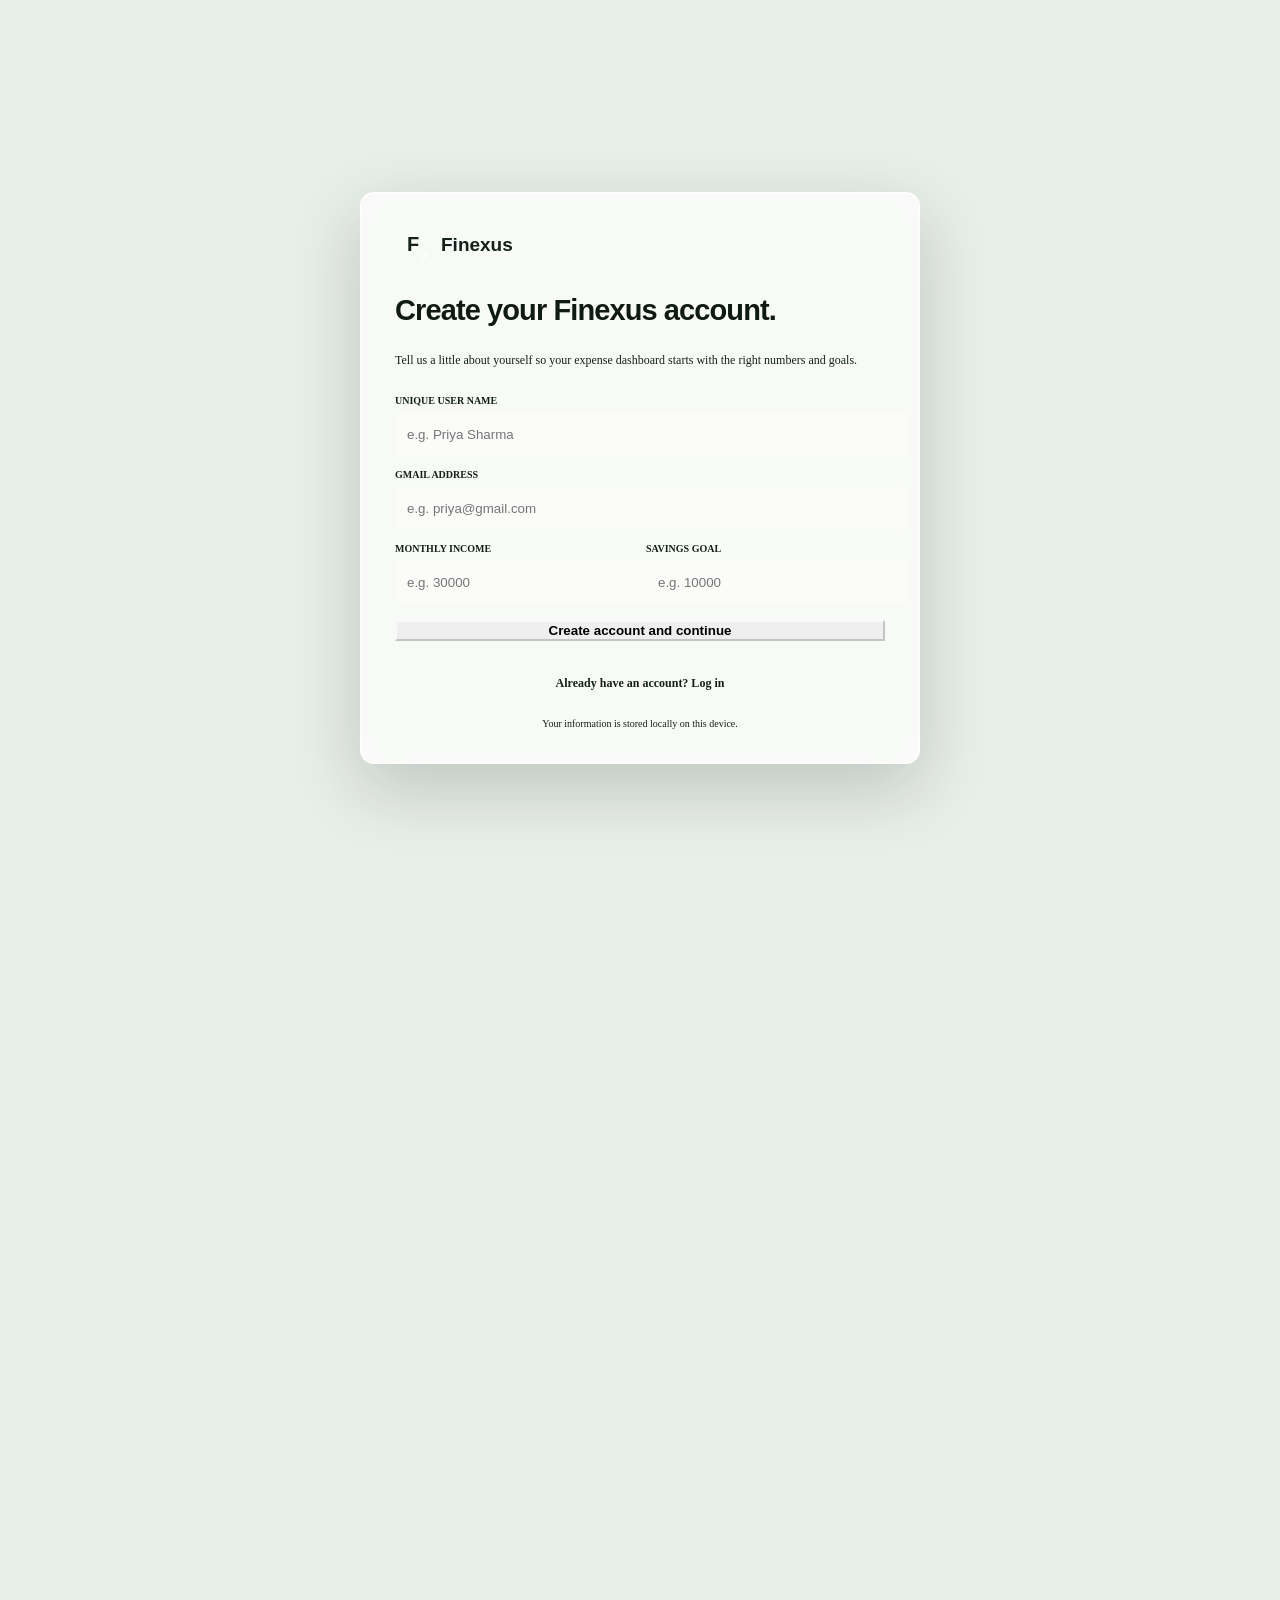
<file: index.html>
<!DOCTYPE html>
<html lang="en">
<head>
  <meta charset="UTF-8">
  <meta name="viewport" content="width=device-width, initial-scale=1.0">
  <meta name="theme-color" content="#f6f7f2">
  <title>Finexus | Expense clarity</title>
  <link rel="stylesheet" href="styles.css">
  <style>
    @import url('https://fonts.googleapis.com/css2?family=DM+Sans:wght@400;500;600;700&family=Space+Grotesk:wght@500;600;700&display=swap');

    :root {
      --ink: #18221e;
      --muted: #77817b;
      --paper: #f6f7f2;
      --panel: #ffffff;
      --line: #e4e8e1;
      --lime: #c9e86a;
      --mint: #dff3dc;
      --blue: #d9ebf7;
      --peach: #fae0c7;
      --lavender: #e8e1f5;
      --red: #d85f4e;
      --shadow: 0 18px 50px rgba(30, 47, 37, 0.07);
    }

    * { box-sizing: border-box; }
    body {
      margin: 0;
      color: var(--ink);
      background: var(--paper);
      font-family: 'DM Sans', sans-serif;
      font-size: 14px;
    }
    button, input, select { font: inherit; }
    button { cursor: pointer; }
    .app-shell { display: flex; min-height: 100vh; }

    .sidebar {
      width: 238px;
      padding: 28px 18px;
      background: #eef2ea;
      border-right: 1px solid var(--line);
      display: flex;
      flex-direction: column;
      flex-shrink: 0;
    }
    .brand { display: flex; align-items: center; gap: 10px; padding: 0 12px; margin-bottom: 46px; }
    .brand-mark { width: 30px; height: 30px; background: var(--ink); border-radius: 9px; position: relative; overflow: hidden; }
    .brand-mark::before { content: 'F'; position: absolute; z-index: 1; left: 7px; top: 3px; color: var(--lime); font-family: 'Space Grotesk', sans-serif; font-size: 18px; font-weight: 700; }
    .brand-mark::after { content: '↗'; position: absolute; right: 3px; bottom: 1px; color: #ffffff; font-size: 11px; font-weight: 700; }
    .brand-name { font-family: 'Space Grotesk', sans-serif; font-weight: 700; font-size: 19px; letter-spacing: -0.4px; }
    .nav-label { padding: 0 13px; margin-bottom: 12px; color: #9aa39c; font-size: 10px; font-weight: 700; letter-spacing: 1.3px; text-transform: uppercase; }
    .nav { display: grid; gap: 5px; }
    .nav-item { display: flex; align-items: center; gap: 12px; padding: 11px 13px; border: 0; border-radius: 9px; color: #7d8780; background: transparent; text-align: left; }
    .nav-item:hover, .nav-item.active { background: #ffffff; color: var(--ink); }
    .nav-icon { width: 19px; text-align: center; font-size: 16px; line-height: 1; }
    .nav-item.active .nav-icon { color: #799b27; }
    .sidebar-bottom { margin-top: auto; }
    .mini-profile { display: flex; align-items: center; gap: 10px; padding: 16px 10px 4px; border-top: 1px solid var(--line); }
    .avatar { display: grid; place-items: center; width: 38px; height: 38px; flex: 0 0 38px; border: 3px solid #fff; border-radius: 50%; background: var(--peach); box-shadow: 0 0 0 2px #d9e3d4; font-size: 11px; font-weight: 700; }
    .profile-copy { min-width: 0; }
    .profile-name { font-size: 12px; font-weight: 700; }
    .profile-email { max-width: 140px; overflow: hidden; color: var(--muted); font-size: 10px; margin-top: 2px; text-overflow: ellipsis; white-space: nowrap; }
    .profile-status { display: flex; align-items: center; gap: 5px; color: #4d8c32; font-size: 9px; margin-top: 4px; }
    .profile-status::before { content: ''; width: 6px; height: 6px; border-radius: 50%; background: #6fba5c; }
    .workspace-user { display: flex; align-items: center; gap: 10px; margin-bottom: 16px; padding: 10px 12px; border: 1px solid var(--line); border-radius: 9px; background: rgba(255,255,255,.48); }
    .workspace-user .avatar { width: 30px; height: 30px; flex-basis: 30px; border-width: 2px; font-size: 9px; }
    .workspace-user-name { font-size: 11px; font-weight: 700; }
    .workspace-user-label { color: var(--muted); font-size: 10px; margin-top: 2px; }

    .main { flex: 1; min-width: 0; padding: 34px clamp(24px, 4vw, 62px) 48px; }
    .topbar { display: flex; align-items: flex-start; justify-content: space-between; gap: 20px; margin-bottom: 37px; }
    .eyebrow { color: #8c9690; font-size: 11px; font-weight: 700; letter-spacing: 1.1px; text-transform: uppercase; margin-bottom: 7px; }
    h1, h2, h3, p { margin: 0; }
    h1 { font-family: 'Space Grotesk', sans-serif; font-size: clamp(26px, 3vw, 36px); letter-spacing: -1.4px; line-height: 1.1; }
    .top-actions { display: flex; align-items: center; gap: 12px; }
    .view-toggle { display: flex; padding: 3px; border: 1px solid var(--line); border-radius: 8px; background: #eef2ea; }
    .mode-button { min-height: 32px; padding: 0 10px; border: 0; border-radius: 6px; color: var(--muted); background: transparent; font-size: 11px; font-weight: 700; }
    .mode-button.active { color: var(--ink); background: #ffffff; box-shadow: 0 2px 6px rgba(30, 47, 37, 0.08); }
    .month-select { min-height: 40px; padding: 0 14px; border: 1px solid var(--line); border-radius: 8px; color: var(--ink); background: var(--panel); outline: none; }
    .primary-button { min-height: 40px; padding: 0 16px; border: 0; border-radius: 8px; color: var(--ink); background: var(--lime); font-weight: 700; box-shadow: 0 4px 0 #a9ca50; transition: transform .15s, box-shadow .15s; }
    .primary-button:hover { transform: translateY(-2px); box-shadow: 0 6px 0 #a9ca50; }
    .primary-button:active { transform: translateY(2px); box-shadow: 0 2px 0 #a9ca50; }

    .overview-grid { display: grid; grid-template-columns: minmax(270px, 1.24fr) repeat(2, minmax(180px, .8fr)); gap: 14px; margin-bottom: 15px; }
    .card { background: var(--panel); border: 1px solid var(--line); border-radius: 12px; box-shadow: var(--shadow); }
    .app-view.hidden { display: none; }
    .full-view-grid { display: grid; grid-template-columns: repeat(2, minmax(0, 1fr)); gap: 15px; }
    .insight-list { display: grid; gap: 12px; }
    .insight-item { display: flex; align-items: flex-start; gap: 12px; padding: 14px; border: 1px solid var(--line); border-radius: 9px; background: #fbfcfa; }
    .insight-badge { display: grid; place-items: center; width: 30px; height: 30px; flex: 0 0 30px; border-radius: 8px; background: var(--lime); font-size: 15px; }
    .insight-title { font-size: 12px; font-weight: 700; }
    .insight-copy { color: var(--muted); font-size: 11px; line-height: 1.5; margin-top: 4px; }
    .settings-form { display: grid; gap: 16px; }
    .scenario-grid, .goals-grid { display: grid; grid-template-columns: repeat(2, minmax(0, 1fr)); gap: 15px; }
    .scenario-control { display: grid; gap: 12px; margin-top: 22px; }
    .scenario-control label { color: var(--muted); font-size: 11px; font-weight: 700; }
    .scenario-control input { width: 100%; accent-color: #8eaf34; }
    .scenario-result { margin-top: 25px; padding: 17px; border-radius: 9px; background: var(--ink); color: #fff; }
    .scenario-result strong { display: block; color: var(--lime); font-family: 'Space Grotesk', sans-serif; font-size: 24px; margin-top: 6px; }
    .goal-card { padding: 21px; }
    .goal-top { display: flex; align-items: center; justify-content: space-between; gap: 12px; }
    .goal-icon { display: grid; place-items: center; width: 36px; height: 36px; border-radius: 9px; background: var(--mint); font-size: 17px; }
    .goal-amount { margin: 22px 0 8px; font-family: 'Space Grotesk', sans-serif; font-size: 26px; }
    .goal-meta { color: var(--muted); font-size: 11px; }
    .daily-layout { display: grid; grid-template-columns: minmax(260px, .75fr) minmax(0, 1.25fr); gap: 15px; }
    .daily-form { display: grid; gap: 13px; margin-top: 20px; }
    .daily-field { display: grid; gap: 7px; color: var(--muted); font-size: 11px; font-weight: 700; }
    .daily-field input { width: 100%; min-height: 41px; padding: 0 11px; border: 1px solid var(--line); border-radius: 7px; color: var(--ink); background: #fbfcfa; outline: none; }
    .daily-field input:focus { border-color: #9cbd48; box-shadow: 0 0 0 3px rgba(201,232,106,.25); }
    .daily-total { margin-top: 24px; padding-top: 18px; border-top: 1px solid var(--line); }
    .daily-total-label { color: var(--muted); font-size: 11px; }
    .daily-total-value { margin-top: 5px; font-family: 'Space Grotesk', sans-serif; font-size: 29px; }
    .saving-list { display: grid; gap: 0; }
    .saving-entry { display: grid; grid-template-columns: 35px 1fr auto; align-items: center; gap: 11px; padding: 14px 0; border-top: 1px solid var(--line); }
    .saving-entry:first-child { border-top: 0; }
    .saving-icon { display: grid; place-items: center; width: 34px; height: 34px; border-radius: 9px; background: var(--mint); color: #5f8327; font-weight: 700; }
    .saving-note { font-size: 12px; font-weight: 700; }
    .saving-date { color: var(--muted); font-size: 10px; margin-top: 4px; }
    .saving-amount { color: #4d8c32; font-weight: 700; }
    .loan-summary { display: grid; grid-template-columns: repeat(4, minmax(0, 1fr)); gap: 15px; margin-bottom: 15px; }
    .loan-stat { padding: 19px 20px; }
    .loan-stat-label { color: var(--muted); font-size: 11px; }
    .loan-stat-value { margin-top: 10px; font-family: 'Space Grotesk', sans-serif; font-size: 23px; }
    .loan-layout { display: grid; grid-template-columns: minmax(260px, .75fr) minmax(0, 1.25fr); gap: 15px; }
    .loan-form { display: grid; gap: 13px; margin-top: 20px; }
    .loan-field { display: grid; gap: 7px; color: var(--muted); font-size: 11px; font-weight: 700; }
    .loan-field input { width: 100%; min-height: 41px; padding: 0 11px; border: 1px solid var(--line); border-radius: 7px; color: var(--ink); background: #fbfcfa; outline: none; }
    .loan-field input:focus { border-color: #9cbd48; box-shadow: 0 0 0 3px rgba(201,232,106,.25); }
    .loan-entry { display: grid; grid-template-columns: 35px 1fr auto; align-items: center; gap: 11px; padding: 14px 0; border-top: 1px solid var(--line); }
    .loan-entry:first-child { border-top: 0; }
    .loan-icon { display: grid; place-items: center; width: 34px; height: 34px; border-radius: 9px; background: var(--peach); color: #a66d35; font-weight: 700; }
    .loan-name { font-size: 12px; font-weight: 700; }
    .loan-detail { color: var(--muted); font-size: 10px; margin-top: 4px; }
    .loan-balance { font-weight: 700; }
    .monthly-layout { display: grid; grid-template-columns: minmax(260px, .75fr) minmax(0, 1.25fr); gap: 15px; }
    .monthly-form { display: grid; gap: 13px; margin-top: 20px; }
    .monthly-field { display: grid; gap: 7px; color: var(--muted); font-size: 11px; font-weight: 700; }
    .monthly-field input { width: 100%; min-height: 41px; padding: 0 11px; border: 1px solid var(--line); border-radius: 7px; color: var(--ink); background: #fbfcfa; outline: none; }
    .monthly-field input:focus { border-color: #9cbd48; box-shadow: 0 0 0 3px rgba(201,232,106,.25); }
    .monthly-progress { margin-top: 20px; }
    .monthly-entry { display: grid; grid-template-columns: 35px 1fr auto; align-items: center; gap: 11px; padding: 14px 0; border-top: 1px solid var(--line); }
    .monthly-entry:first-child { border-top: 0; }
    .monthly-icon { display: grid; place-items: center; width: 34px; height: 34px; border-radius: 9px; background: var(--blue); color: #477b9e; font-weight: 700; }
    .monthly-note { font-size: 12px; font-weight: 700; }
    .monthly-date { color: var(--muted); font-size: 10px; margin-top: 4px; }
    .monthly-amount { color: #4d8c32; font-weight: 700; }
      .quick-saving { display: grid; grid-template-columns: 1fr auto; align-items: end; gap: 12px; margin: 0 0 15px; padding: 18px 21px; }
      .quick-saving-copy { grid-column: 1 / -1; }
      .quick-saving-title { font-family: 'Space Grotesk', sans-serif; font-size: 16px; }
      .quick-saving-subtitle { color: var(--muted); font-size: 11px; margin-top: 4px; }
      .quick-saving-input { min-height: 40px; padding: 0 11px; border: 1px solid var(--line); border-radius: 7px; color: var(--ink); background: #fbfcfa; outline: none; }
      .quick-saving-input:focus { border-color: #9cbd48; box-shadow: 0 0 0 3px rgba(201,232,106,.25); }
      .saving-increase { color: #4d8c32 !important; animation: amount-pulse .65s ease-out both; }
    .setting-row { display: flex; align-items: center; justify-content: space-between; gap: 15px; padding-bottom: 15px; border-bottom: 1px solid var(--line); }
    .setting-title { font-size: 12px; font-weight: 700; }
    .setting-copy { color: var(--muted); font-size: 11px; margin-top: 4px; }
    .setting-control { min-height: 35px; padding: 0 9px; border: 1px solid var(--line); border-radius: 7px; color: var(--ink); background: #fbfcfa; }
    .toggle { position: relative; width: 38px; height: 22px; flex: 0 0 38px; border: 0; border-radius: 20px; background: #ccd4cc; }
    .toggle::after { content: ''; position: absolute; width: 16px; height: 16px; top: 3px; left: 3px; border-radius: 50%; background: #fff; transition: transform .2s; }
    .toggle.on { background: #91b833; }
    .toggle.on::after { transform: translateX(16px); }
    .balance-card { position: relative; overflow: hidden; padding: 23px 25px; background: var(--ink); color: #fff; border-color: var(--ink); }
    .balance-card::after { content: ''; position: absolute; width: 150px; height: 150px; border: 19px solid rgba(201,232,106,.75); border-radius: 50%; right: -53px; bottom: -63px; }
    .balance-label { color: #a7b0a7; font-size: 12px; }
    .balance-amount { margin: 18px 0 18px; font-family: 'Space Grotesk', sans-serif; font-size: clamp(28px, 3vw, 39px); letter-spacing: -1.5px; }
    .balance-meta { display: flex; align-items: center; gap: 7px; color: #b8c8ab; font-size: 11px; }
    .up { color: var(--lime); font-weight: 700; }
    .metric-card { padding: 21px; }
    .metric-head { display: flex; justify-content: space-between; align-items: center; color: var(--muted); font-size: 12px; }
    .metric-icon { display: grid; place-items: center; width: 28px; height: 28px; border-radius: 8px; font-size: 14px; }
    .metric-number { margin: 19px 0 10px; font-family: 'Space Grotesk', sans-serif; font-size: 26px; letter-spacing: -1px; }
    .metric-note { color: var(--muted); font-size: 11px; }
    .metric-note strong { color: var(--ink); }

    .content-grid { display: grid; grid-template-columns: minmax(0, 1.45fr) minmax(290px, .8fr); gap: 15px; }
    .panel { padding: 22px 24px; }
    .panel-heading { display: flex; align-items: flex-start; justify-content: space-between; gap: 15px; margin-bottom: 25px; }
    h2 { font-family: 'Space Grotesk', sans-serif; font-size: 17px; letter-spacing: -.5px; }
    .panel-subtitle { color: var(--muted); font-size: 11px; margin-top: 5px; }
    .text-button { padding: 3px 0; border: 0; color: #73922b; background: transparent; font-size: 12px; font-weight: 700; }
    .chart-wrap { height: 208px; display: flex; gap: 14px; }
    .axis { display: flex; flex-direction: column; justify-content: space-between; padding-bottom: 23px; color: #aab1ac; font-size: 10px; }
    .bars { flex: 1; display: flex; align-items: stretch; justify-content: space-around; gap: 10px; background: repeating-linear-gradient(to bottom, transparent 0, transparent 51px, #edf0eb 52px, transparent 53px); }
    .bar-group { height: 100%; display: flex; flex-direction: column; justify-content: flex-end; align-items: center; gap: 10px; min-width: 20px; }
    .bar-track { height: 174px; width: 27px; display: flex; align-items: flex-end; background: rgba(220,226,216,.42); border-radius: 6px 6px 2px 2px; overflow: hidden; }
    .bar { width: 100%; border-radius: 6px 6px 2px 2px; background: #b9c4ba; animation: rise .65s both; transform-origin: bottom; }
    .bar-group:nth-child(3) .bar, .bar-group:nth-child(4) .bar { background: var(--lime); }
    .bar-label { color: var(--muted); font-size: 10px; }
    @keyframes rise { from { transform: scaleY(0); } to { transform: scaleY(1); } }

    .category-list { display: grid; gap: 16px; }
    .category-row { display: grid; grid-template-columns: 30px 1fr auto; align-items: center; gap: 10px; }
    .category-icon { display: grid; place-items: center; width: 30px; height: 30px; border-radius: 8px; font-size: 14px; }
    .category-name { display: flex; justify-content: space-between; margin-bottom: 7px; color: #445149; font-size: 12px; }
    .category-amount { color: var(--ink); font-weight: 700; }
    .progress { height: 5px; background: #eef1ed; border-radius: 10px; overflow: hidden; }
    .progress span { display: block; height: 100%; border-radius: inherit; background: var(--ink); }
    .category-percent { color: var(--muted); font-size: 11px; }

    .transactions-card { margin-top: 15px; padding: 22px 24px 7px; }
    .filter-row { display: flex; align-items: center; gap: 8px; margin-top: -7px; margin-bottom: 12px; overflow-x: auto; }
    .filter { padding: 7px 11px; border: 1px solid transparent; border-radius: 6px; color: var(--muted); background: transparent; white-space: nowrap; font-size: 11px; }
    .filter.active, .filter:hover { border-color: var(--line); color: var(--ink); background: #f7f9f5; }
    .transaction { display: grid; grid-template-columns: 35px minmax(130px, 1fr) 130px 105px; align-items: center; gap: 12px; padding: 13px 0; border-top: 1px solid #edf0ec; }
    .transaction-icon { display: grid; place-items: center; width: 34px; height: 34px; border-radius: 9px; font-size: 15px; }
    .transaction-name { font-size: 12px; font-weight: 700; }
    .transaction-date { color: var(--muted); font-size: 10px; margin-top: 4px; }
    .transaction-category { color: var(--muted); font-size: 11px; }
    .transaction-amount { font-weight: 700; text-align: right; }

    .toast { position: fixed; right: 25px; bottom: 25px; padding: 13px 16px; color: #fff; background: var(--ink); border-radius: 8px; box-shadow: var(--shadow); opacity: 0; transform: translateY(12px); pointer-events: none; transition: .25s; }
    .toast.show { opacity: 1; transform: translateY(0); }
    .modal-backdrop { position: fixed; inset: 0; display: none; place-items: center; padding: 20px; background: rgba(24,34,30,.35); z-index: 5; }
    .modal-backdrop.open { display: grid; }
    .modal { width: min(100%, 430px); padding: 25px; background: var(--panel); border-radius: 12px; box-shadow: 0 20px 60px rgba(24,34,30,.18); }
    .modal-heading { display: flex; justify-content: space-between; align-items: center; margin-bottom: 22px; }
    .close-button { width: 29px; height: 29px; border: 0; border-radius: 6px; color: var(--muted); background: #f0f3ee; font-size: 17px; }
    .form-grid { display: grid; gap: 15px; }
    .field { display: grid; gap: 7px; color: var(--muted); font-size: 11px; font-weight: 700; }
    .field input, .field select { width: 100%; min-height: 42px; padding: 0 12px; border: 1px solid var(--line); border-radius: 7px; color: var(--ink); background: #fbfcfa; outline: none; }
    .field input:focus, .field select:focus { border-color: #9cbd48; box-shadow: 0 0 0 3px rgba(201,232,106,.25); }
    .submit-expense { width: 100%; margin-top: 6px; }

    body.mode-desktop, body.mode-mobile { background-size: cover; background-position: center 35%; background-attachment: fixed; }
    body.mode-mobile .app-shell { width: min(100%, 430px); max-width: 430px; min-height: 100vh; margin: 0 auto; box-shadow: 0 0 0 1px var(--line), 0 12px 45px rgba(30, 47, 37, 0.08); }
    body.mode-mobile .sidebar { width: 70px; padding: 25px 10px; align-items: center; }
    body.mode-mobile .brand { padding: 0; margin-bottom: 43px; }
    body.mode-mobile .brand-name, body.mode-mobile .nav-label, body.mode-mobile .nav-item span:not(.nav-icon), body.mode-mobile .sidebar-bottom { display: none; }
    body.mode-mobile .nav-item { justify-content: center; width: 44px; padding: 12px 0; }
    body.mode-mobile .main { padding: 25px 15px 35px; }
    body.mode-mobile .topbar { display: block; margin-bottom: 27px; }
    body.mode-mobile .top-actions { margin-top: 20px; flex-wrap: wrap; }
    body.mode-mobile .month-select, body.mode-mobile .primary-button { flex: 1; }
    body.mode-mobile .overview-grid { grid-template-columns: 1fr 1fr; }
    body.mode-mobile .balance-card { grid-column: 1 / -1; }
    body.mode-mobile .metric-card { padding: 16px; }
    body.mode-mobile .metric-number { font-size: 22px; }
    body.mode-mobile .content-grid { grid-template-columns: 1fr; }
    body.mode-mobile .full-view-grid,
    body.mode-mobile .scenario-grid,
    body.mode-mobile .goals-grid,
    body.mode-mobile .daily-layout,
    body.mode-mobile .loan-layout,
    body.mode-mobile .monthly-layout { grid-template-columns: 1fr; }
    body.mode-mobile .loan-summary { grid-template-columns: 1fr 1fr; }
    body.mode-mobile .profile-form { grid-template-columns: 1fr; }
    body.mode-mobile .panel, body.mode-mobile .transactions-card { padding-left: 17px; padding-right: 17px; }
    body.mode-mobile .transaction { grid-template-columns: 35px 1fr auto; }
    body.mode-mobile .transaction-category { display: block; grid-column: 2; grid-row: 2; font-size: 10px; }
    body.mode-mobile .transaction-amount { grid-column: 3; grid-row: 1 / 3; }
    body.mode-mobile .chart-wrap { gap: 8px; }
    body.mode-mobile .bar-track { width: 20px; }
    .mobile-header { display: none; }
    body.mode-mobile .mobile-header {
      position: fixed;
      z-index: 13;
      top: 0;
      left: 50%;
      display: flex;
      align-items: center;
      justify-content: space-between;
      width: min(100%, 430px);
      min-height: 62px;
      padding: 10px 16px;
      color: var(--ink);
      background: rgba(246, 247, 242, .96);
      border-bottom: 1px solid var(--line);
      transform: translateX(-50%);
      backdrop-filter: blur(10px);
    }
    body.mode-mobile .mobile-brand { display: flex; align-items: center; gap: 8px; font-family: 'Space Grotesk', sans-serif; }
    body.mode-mobile .mobile-header-actions { display: flex; align-items: center; gap: 8px; }
    body.mode-mobile .mobile-brand span { display: grid; place-items: center; width: 30px; height: 30px; border-radius: 9px; color: var(--lime); background: var(--ink); font-weight: 700; }
    body.mode-mobile .mobile-menu-button { display: grid; gap: 4px; width: 38px; height: 38px; padding: 0; border: 1px solid var(--line); border-radius: 9px; background: #fff; place-content: center; }
    body.mode-mobile .mobile-menu-button span { display: block; width: 17px; height: 2px; border-radius: 2px; background: var(--ink); }
    body.mode-mobile .mobile-header-actions .view-toggle { margin: 0; }
    body.mode-mobile .sidebar .brand { display: none; }
    body.mode-mobile .sidebar {
      position: fixed;
      z-index: 12;
      top: auto;
      right: auto;
      bottom: 0;
      left: 50%;
      width: min(100%, 430px);
      height: auto;
      min-height: 74px;
      padding: 7px 9px calc(7px + env(safe-area-inset-bottom));
      transform: translateX(-50%);
      border-top: 1px solid var(--line);
      border-right: 0;
      background: #eef2ea;
      box-shadow: 0 -8px 24px rgba(30, 47, 37, .1);
    }
    body.mode-mobile .nav { width: 100%; grid-template-columns: repeat(5, minmax(0, 1fr)); gap: 3px; }
    body.mode-mobile .nav-item { display: flex; flex-direction: column; justify-content: center; width: auto; min-width: 0; gap: 3px; padding: 7px 0; font-size: 8px; line-height: 1.1; text-align: center; }
    body.mode-mobile .nav-item span:not(.nav-icon) { display: block; overflow: hidden; max-width: 100%; text-overflow: ellipsis; white-space: nowrap; }
    body.mode-mobile .nav-item:nth-child(n + 5) { display: none; }
    body.mode-mobile .nav-item[data-view="settings"] { display: flex; }
    body.mode-mobile .main { padding-top: 88px; padding-bottom: calc(96px + env(safe-area-inset-bottom)); }
    body.mode-mobile.mobile-menu-open .sidebar { top: 70px; bottom: auto; min-height: 0; padding: 10px; border: 1px solid var(--line); border-radius: 12px; box-shadow: 0 14px 32px rgba(30, 47, 37, .18); }
    body.mode-mobile.mobile-menu-open .nav { grid-template-columns: 1fr; gap: 4px; }
    body.mode-mobile.mobile-menu-open .nav-item { display: flex; flex-direction: row; justify-content: flex-start; width: 100%; padding: 11px 13px; font-size: 12px; text-align: left; }
    body.mode-mobile.mobile-menu-open .nav-item span:not(.nav-icon) { display: inline; }
    body.mode-mobile.mobile-menu-open .mobile-menu-button { background: var(--lime); }

    @media (max-width: 980px) {
      .sidebar { width: 70px; padding: 25px 10px; align-items: center; }
      .brand { padding: 0; margin-bottom: 43px; }
      .brand-name, .nav-label, .nav-item span:not(.nav-icon), .sidebar-bottom { display: none; }
      .nav-item { justify-content: center; width: 44px; padding: 12px 0; }
      .content-grid { grid-template-columns: 1fr; }
      .desktop-summary { grid-template-columns: 1fr; }
      body.mode-desktop .sidebar { width: 70px; padding: 25px 10px; }
      body.mode-desktop .main { padding: 25px 15px 35px; }
    }
    @media (max-width: 680px) {
      .main { padding: 25px 15px 35px; }
      .topbar { display: block; margin-bottom: 27px; }
      .top-actions { margin-top: 20px; flex-wrap: wrap; }
      .view-toggle { width: 100%; }
      .mode-button { flex: 1; }
      .month-select { flex: 1; }
      .primary-button { flex: 1; }
      .overview-grid { grid-template-columns: 1fr 1fr; }
      .balance-card { grid-column: 1 / -1; }
      .metric-card { padding: 16px; }
      .metric-number { font-size: 22px; }
      .panel, .transactions-card { padding-left: 17px; padding-right: 17px; }
      .transaction { grid-template-columns: 35px 1fr auto; }
      .transaction-category { display: block; grid-column: 2; grid-row: 2; font-size: 10px; }
      .transaction-amount { grid-column: 3; grid-row: 1 / 3; }
      .chart-wrap { gap: 8px; }
      .bar-track { width: 20px; }
      .scenario-grid, .goals-grid { grid-template-columns: 1fr; }
      .daily-layout { grid-template-columns: 1fr; }
        .quick-saving { grid-template-columns: 1fr; }
      .loan-summary { grid-template-columns: 1fr 1fr; }
      .loan-layout { grid-template-columns: 1fr; }
      .monthly-layout { grid-template-columns: 1fr; }
    }
  </style>
</head>
<body>
  <div class="splash-screen" id="splashScreen" aria-label="Loading Finexus">
    <div class="splash-content">
      <div class="splash-mark" aria-hidden="true"></div>
      <div class="splash-name">Finexus</div>
    </div>
  </div>
  <div class="setup-screen is-hidden" id="setupScreen" aria-label="Set up your Finexus profile">
    <section class="setup-card" role="dialog" aria-modal="true" aria-labelledby="setupTitle">
      <div class="setup-mark">F</div>
      <h2 class="setup-title" id="setupTitle">Make Finexus yours.</h2>
      <p class="setup-copy">Add a few details to personalize your dashboard and savings goals.</p>
      <form class="setup-form" id="setupForm">
        <label class="setup-field">YOUR NAME<input id="setupName" type="text" maxlength="40" required placeholder="e.g. Priya Sharma"></label>
        <label class="setup-field">EMAIL OR ACCOUNT LABEL<input id="setupEmail" type="text" maxlength="60" required placeholder="e.g. personal account"></label>
        <div class="setup-fields"><label class="setup-field">MONTHLY INCOME<input id="setupIncome" type="number" min="1" step="1" required placeholder="e.g. 30000"></label><label class="setup-field">SAVINGS GOAL<input id="setupGoal" type="number" min="1" step="1" required placeholder="e.g. 3150"></label></div>
        <button class="primary-button setup-submit" type="submit">Open my dashboard</button>
      </form>
    </section>
  </div>
  <div class="app-shell">
    <header class="mobile-header" aria-label="Mobile navigation"><div class="mobile-brand"><span>F</span><strong>Finexus</strong></div><div class="mobile-header-actions" id="mobileHeaderActions"><button class="mobile-menu-button" id="mobileMenuButton" type="button" aria-label="Open all menus" aria-expanded="false"><span></span><span></span><span></span></button></div></header>
    <aside class="sidebar">
      <div class="brand"><div class="brand-mark"></div><div class="brand-name">Finexus</div></div>
      <div class="nav-label">Workspace</div>
      <nav class="nav" aria-label="Main navigation">
        <button class="nav-item active" type="button" data-view="overview"><span class="nav-icon">⌂</span><span>Overview</span></button>
        <button class="nav-item" type="button" data-view="transactions"><span class="nav-icon">↕</span><span>Transactions</span></button>
        <button class="nav-item" type="button" data-view="what-if"><span class="nav-icon">⌁</span><span>What-If</span></button>
        <button class="nav-item" type="button" data-view="goals"><span class="nav-icon">☆</span><span>Goals</span></button>
        <button class="nav-item" type="button" data-view="daily"><span class="nav-icon">＋</span><span>Daily savings</span></button>
        <button class="nav-item" type="button" data-view="monthly"><span class="nav-icon">◷</span><span>Monthly savings</span></button>
        <button class="nav-item" type="button" data-view="loans"><span class="nav-icon">▤</span><span>Loans</span></button>
        <button class="nav-item" type="button" data-view="insights"><span class="nav-icon">◒</span><span>Insights</span></button>
        <button class="nav-item" type="button" data-view="settings"><span class="nav-icon">⚙</span><span>Settings</span></button>
      </nav>
      <div class="sidebar-bottom"><div class="mini-profile" id="sidebarProfile" role="button" tabindex="0" aria-label="Open user settings"><div class="avatar" id="profileAvatar">AR</div><div class="profile-copy"><div class="profile-name">Alex Rivera</div><div class="profile-email">Personal account</div><div class="profile-status">Active now</div></div></div></div>
    </aside>

    <main class="main">
      <header class="topbar">
        <div><div class="eyebrow">Sunday, August 24, 2025</div></div>
        <div class="top-actions"><div class="view-toggle" aria-label="View mode"><button class="mode-button active" type="button" data-mode="desktop">▣ Desktop</button><button class="mode-button" type="button" data-mode="mobile">▯ Mobile</button></div><select class="month-select" id="monthSelect" aria-label="Choose month"><option>August 2025</option><option>July 2025</option><option>June 2025</option></select><button class="primary-button" id="openModal" type="button">+ Add expense</button></div>
      </header>

      <div class="app-view" data-view-content="overview">
      <section class="overview-grid" aria-label="Financial overview">
        <article class="card balance-card"><div class="balance-label">Available balance</div><div class="balance-amount" data-money="4286.40">$4,286.40</div><div class="balance-meta"><span class="up">↗ 12.8%</span><span>from last month</span></div></article>
        <article class="card metric-card"><div class="metric-head"><span>Spent this month</span><span class="metric-icon" style="background:var(--peach)">↘</span></div><div class="metric-number" data-money="1248.60">$1,248.60</div><div class="metric-note"><strong data-money="351.40">$351.40</strong> less than August</div></article>
        <article class="card metric-card"><div class="metric-head"><span>Monthly budget</span><span class="metric-icon" style="background:var(--mint)">◷</span></div><div class="metric-number" data-money="2500.00">$2,500.00</div><div class="metric-note"><strong>50%</strong> of budget used</div></article>
      </section>

      <section class="resource-section" aria-labelledby="resourceTitle"><div class="resource-heading"><div><h2 id="resourceTitle">Explore financial resources</h2><p>Swipe to discover trusted tools and guidance.</p></div><span>← Scroll →</span></div><div class="resource-track"><a class="resource-card card" href="https://www.rbi.org.in/financialeducation/home.aspx" target="_blank" rel="noopener noreferrer"><span class="resource-icon">₹</span><span class="resource-source">Reserve Bank of India</span><strong>Financial education</strong><small>Learn everyday money-management basics.</small><em>Visit resource ↗</em></a><a class="resource-card card" href="https://investor.sebi.gov.in/" target="_blank" rel="noopener noreferrer"><span class="resource-icon">◈</span><span class="resource-source">SEBI</span><strong>Investor awareness</strong><small>Explore investor protection and guidance.</small><em>Visit resource ↗</em></a><a class="resource-card card" href="https://www.incometax.gov.in/iec/foportal/" target="_blank" rel="noopener noreferrer"><span class="resource-icon">⌁</span><span class="resource-source">Income Tax Department</span><strong>Tax services</strong><small>Access official tax information and services.</small><em>Visit resource ↗</em></a><a class="resource-card card" href="https://www.amfiindia.com/investor-corner/knowledge-center" target="_blank" rel="noopener noreferrer"><span class="resource-icon">↗</span><span class="resource-source">AMFI</span><strong>Mutual fund learning</strong><small>Read investor-focused mutual fund material.</small><em>Visit resource ↗</em></a></div></section>

      <section class="content-grid">
        <article class="card panel"><div class="panel-heading"><div><h2>Spending activity</h2><div class="panel-subtitle">Your outflow over the last 6 months</div></div><button class="text-button" type="button" id="viewReport">View report ↗</button></div><div class="chart-wrap"><div class="axis"><span>$2.5k</span><span>$1.6k</span><span>$800</span><span>$0</span></div><div class="bars" aria-label="Bar chart of spending activity"><div class="bar-group"><div class="bar-track"><div class="bar" style="height:43%"></div></div><span class="bar-label">Mar</span></div><div class="bar-group"><div class="bar-track"><div class="bar" style="height:58%"></div></div><span class="bar-label">Apr</span></div><div class="bar-group"><div class="bar-track"><div class="bar" style="height:49%"></div></div><span class="bar-label">May</span></div><div class="bar-group"><div class="bar-track"><div class="bar" style="height:72%"></div></div><span class="bar-label">Jun</span></div><div class="bar-group"><div class="bar-track"><div class="bar" style="height:64%"></div></div><span class="bar-label">Jul</span></div><div class="bar-group"><div class="bar-track"><div class="bar" style="height:50%"></div></div><span class="bar-label">Aug</span></div></div></div></article>
        <article class="card panel"><div class="panel-heading"><div><h2>Where it goes</h2><div class="panel-subtitle">August category breakdown</div></div><button class="text-button" type="button" id="viewCategories">Details ↗</button></div><div class="category-list"><div class="category-row"><div class="category-icon" style="background:var(--peach)">♨</div><div><div class="category-name"><span>Food & dining</span><span class="category-amount">$386.20</span></div><div class="progress"><span style="width:72%; background:#e6a767"></span></div></div><span class="category-percent">31%</span></div><div class="category-row"><div class="category-icon" style="background:var(--blue)">✈</div><div><div class="category-name"><span>Travel</span><span class="category-amount">$298.00</span></div><div class="progress"><span style="width:55%; background:#80b6d7"></span></div></div><span class="category-percent">24%</span></div><div class="category-row"><div class="category-icon" style="background:var(--lavender)">◇</div><div><div class="category-name"><span>Shopping</span><span class="category-amount">$224.40</span></div><div class="progress"><span style="width:42%; background:#aa91d3"></span></div></div><span class="category-percent">18%</span></div><div class="category-row"><div class="category-icon" style="background:var(--mint)">＋</div><div><div class="category-name"><span>Other</span><span class="category-amount">$340.00</span></div><div class="progress"><span style="width:63%; background:#93bf8c"></span></div></div><span class="category-percent">27%</span></div></div></article>
      </section>

      <section class="card transactions-card"><div class="panel-heading"><div><h2>Recent transactions</h2><div class="panel-subtitle">A clear view of your latest activity</div></div><button class="text-button" type="button" id="exportButton">Export CSV ↓</button></div><div class="filter-row"><button class="filter active" type="button" data-filter="All">All activity</button><button class="filter" type="button" data-filter="Food">Food</button><button class="filter" type="button" data-filter="Travel">Travel</button><button class="filter" type="button" data-filter="Shopping">Shopping</button><button class="filter" type="button" data-filter="Entertainment">Entertainment</button></div><div id="transactionList"></div></section>
      </div>

      <div class="app-view hidden" data-view-content="transactions"><section class="card transactions-card"><div class="panel-heading"><div><h2>All transactions</h2><div class="panel-subtitle">Review and filter every expense in one place</div></div><button class="text-button" type="button" id="exportAllButton">Export CSV ↓</button></div><div class="filter-row"><button class="filter active" type="button" data-filter="All">All activity</button><button class="filter" type="button" data-filter="Food">Food</button><button class="filter" type="button" data-filter="Travel">Travel</button><button class="filter" type="button" data-filter="Shopping">Shopping</button><button class="filter" type="button" data-filter="Entertainment">Entertainment</button><button class="filter" type="button" data-filter="Education">Education</button></div><div id="allTransactionList"></div></section></div>
      <div class="app-view hidden" data-view-content="what-if"><div class="scenario-grid"><section class="card panel"><div class="panel-heading"><div><h2>What-If planner</h2><div class="panel-subtitle">See how one small change affects your year</div></div></div><div class="scenario-control"><label for="foodCut">Reduce monthly food spending</label><input id="foodCut" type="range" min="0" max="5000" step="500" value="1500"><div class="category-name"><span>Monthly reduction</span><strong id="foodCutValue">₹1,500</strong></div></div><div class="scenario-result"><div>Extra savings per year</div><strong id="yearlySaving">₹18,000</strong><div class="panel-subtitle" style="color:#b8c8ab; margin-top:6px">Redirected to your savings goal</div></div></section><section class="card panel"><div class="panel-heading"><div><h2>Financial health</h2><div class="panel-subtitle">A quick read on your current habits</div></div></div><div class="goal-amount">78 <span style="color:var(--muted); font-size:14px">/ 100</span></div><div class="progress" style="height:9px; margin:14px 0 12px"><span style="width:78%; background:var(--lime)"></span></div><div class="setting-copy">Good standing. Build your emergency fund to push past 85.</div><button class="primary-button" type="button" style="margin-top:25px" id="healthButton">View recommendations</button></section></div></div>
      <div class="app-view hidden" data-view-content="goals"><div class="panel-heading"><div><h2>Goals</h2><div class="panel-subtitle">Give your money a clear destination</div></div><button class="primary-button" type="button" id="addGoalButton">+ Add goal</button></div><div class="goals-grid"><section class="card goal-card"><div class="goal-top"><div><div class="setting-title">Emergency fund</div><div class="goal-meta">Target: ₹3,150</div></div><div class="goal-icon">⌂</div></div><div class="goal-amount">₹2,140</div><div class="progress" style="height:8px; margin:14px 0 9px"><span style="width:68%; background:#91b833"></span></div><div class="goal-meta">68% complete</div></section><section class="card goal-card"><div class="goal-top"><div><div class="setting-title">Weekend getaway</div><div class="goal-meta">Target: ₹12,000</div></div><div class="goal-icon" style="background:var(--blue)">✈</div></div><div class="goal-amount">₹6,500</div><div class="progress" style="height:8px; margin:14px 0 9px"><span style="width:54%; background:#80b6d7"></span></div><div class="goal-meta">54% complete</div></section></div></div>
      <div class="app-view hidden" data-view-content="insights"><div class="full-view-grid"><section class="card panel"><div class="panel-heading"><div><h2>Spending insights</h2><div class="panel-subtitle">Small signals that can improve your month</div></div></div><div class="insight-list"><div class="insight-item"><div class="insight-badge">↗</div><div><div class="insight-title">Your spending is trending down</div><div class="insight-copy">You have spent 21% less than this time last month. That leaves more room for your savings goals.</div></div></div><div class="insight-item"><div class="insight-badge" style="background:var(--peach)">♨</div><div><div class="insight-title">Food is your top category</div><div class="insight-copy">Dining makes up 31% of your spending. A weekly food limit could help you stay under budget.</div></div></div><div class="insight-item"><div class="insight-badge" style="background:var(--blue)">◷</div><div><div class="insight-title">You are on track</div><div class="insight-copy">At your current pace, you are projected to finish August $780 under your monthly budget.</div></div></div></div></section><section class="card panel"><div class="panel-heading"><div><h2>Goals snapshot</h2><div class="panel-subtitle">Keep your next milestone in view</div></div></div><div class="metric-number">$2,140.00</div><div class="panel-subtitle">Saved toward your emergency fund</div><div class="progress" style="height:9px; margin:22px 0 10px"><span style="width:68%; background:var(--lime)"></span></div><div class="category-name"><span>68% of $3,150 goal</span><strong>68%</strong></div><button class="primary-button" type="button" style="margin-top:25px" id="goalButton">Update goal</button></section></div></div>
      <div class="app-view hidden" data-view-content="settings"><section class="card panel"><div class="panel-heading"><div><h2>Settings</h2><div class="panel-subtitle">Personalize the way Finexus works for you</div></div></div><div class="settings-form"><div class="setting-row"><div><div class="setting-title">Currency</div><div class="setting-copy">Used across your dashboard and reports</div></div><select class="setting-control" id="currencySetting"><option>USD ($)</option><option>INR (₹)</option><option>EUR (€)</option><option>GBP (£)</option></select></div><div class="setting-row"><div><div class="setting-title">Weekly spending summary</div><div class="setting-copy">Receive a quick review every Monday</div></div><button class="toggle on" type="button" aria-label="Toggle weekly spending summary"></button></div><div class="setting-row"><div><div class="setting-title">Budget alerts</div><div class="setting-copy">Alert me when I reach 80% of a category budget</div></div><button class="toggle on" type="button" aria-label="Toggle budget alerts"></button></div><button class="primary-button" type="button" id="saveSettings">Save settings</button><button class="text-button" type="button" id="changeUserButton">Change user information</button><button class="text-button" type="button" id="logoutButton">Log out</button></div></section></div>
    </main>
  </div>

  <div class="modal-backdrop" id="modalBackdrop"><div class="modal" role="dialog" aria-modal="true" aria-labelledby="modalTitle"><div class="modal-heading"><h2 id="modalTitle">Add an expense</h2><button class="close-button" id="closeModal" type="button" aria-label="Close">×</button></div><form class="form-grid" id="expenseForm"><label class="field">DESCRIPTION<input name="description" required placeholder="e.g. Morning coffee"></label><label class="field">AMOUNT<input name="amount" type="number" min="0.01" step="0.01" required placeholder="0.00"></label><label class="field">CATEGORY<select name="category"><option>Food</option><option>Travel</option><option>Shopping</option><option>Entertainment</option><option>Education</option><option>Other</option></select></label><button class="primary-button submit-expense" type="submit">Save expense</button></form></div></div>
  <div class="toast" id="toast" role="status"></div>

  <script>
    const icons = { Food: '♨', Travel: '✈', Shopping: '◇', Entertainment: '♪', Education: '▣', Other: '＋' };
    const colors = { Food: '--peach', Travel: '--blue', Shopping: '--lavender', Entertainment: '--mint', Education: '--blue', Other: '--mint' };
    let currency = 'INR';
    let userIncome = 30000;
    let savingsGoal = 3150;
    let currentMonth = 'August 2025';
    let savedThisMonth = Number(localStorage.getItem('finexusSavedThisMonth') || 7000);
    const monthData = {
      'August 2025': { balance: 4286.40, spent: 1248.60, budget: 2500, comparison: 351.40, categories: [386.20, 298, 224.40, 340] },
      'July 2025': { balance: 3910.20, spent: 1600, budget: 2500, comparison: 198.20, categories: [468, 322, 310, 500] },
      'June 2025': { balance: 3525.80, spent: 1842.50, budget: 2500, comparison: 142.50, categories: [560, 410, 368.50, 504] }
    };
    document.body.classList.add('mode-desktop');
    setTimeout(() => document.getElementById('splashScreen').classList.add('is-hidden'), 1800);
    let transactions = [
      { name: 'Dinner at Noma', category: 'Food', date: 'Today, 7:42 PM', amount: 68.40 },
      { name: 'Metro card top-up', category: 'Travel', date: 'Today, 9:15 AM', amount: 25.00 },
      { name: 'New running shoes', category: 'Shopping', date: 'Yesterday, 3:20 PM', amount: 124.00 },
      { name: 'Cinema tickets', category: 'Entertainment', date: 'Aug 21, 8:00 PM', amount: 32.00 },
      { name: 'Online course', category: 'Education', date: 'Aug 19, 11:30 AM', amount: 89.00 }
    ];
    const list = document.getElementById('transactionList');
    const formatMoney = (amount) => new Intl.NumberFormat(currency === 'INR' ? 'en-IN' : 'en-US', { style: 'currency', currency, minimumFractionDigits: 2, maximumFractionDigits: 2 }).format(amount);
    function setAnimatedAmount(element, amount) {
      const previous = Number(element.dataset.amountValue);
      element.textContent = formatMoney(amount);
      element.dataset.amountValue = amount;
      if (!Number.isNaN(previous) && previous !== amount) {
        element.classList.remove('amount-increase', 'amount-decrease');
        void element.offsetWidth;
        element.classList.add(amount > previous ? 'amount-increase' : 'amount-decrease');
        setTimeout(() => element.classList.remove('amount-increase', 'amount-decrease'), 700);
      }
    }
    function updateCurrencyValues() {
      const selectedMonth = monthData[currentMonth];
      const desktopSummary = document.querySelector('.desktop-summary');
      if (desktopSummary) {
        desktopSummary.querySelector('[data-summary="income"]').textContent = formatMoney(userIncome);
        desktopSummary.querySelector('[data-summary="saved"]').textContent = formatMoney(savedThisMonth);
        desktopSummary.querySelector('[data-summary="projected"]').textContent = formatMoney(84000);
      }
      document.querySelector('.loan-summary .loan-stat-value')?.replaceChildren(formatMoney(userIncome));
      document.querySelector('[data-view-content="goals"] .goal-card .goal-meta')?.replaceChildren('Target: ' + formatMoney(savingsGoal));
      setAnimatedAmount(document.querySelector('[data-view-content="overview"] .balance-amount'), selectedMonth.balance);
      const metricNumbers = document.querySelectorAll('[data-view-content="overview"] .metric-number');
      setAnimatedAmount(metricNumbers[0], selectedMonth.spent);
      setAnimatedAmount(metricNumbers[1], selectedMonth.budget);
      setAnimatedAmount(document.querySelector('[data-view-content="overview"] .metric-note strong'), selectedMonth.comparison);
      const categoryValues = selectedMonth.categories;
      document.querySelectorAll('[data-view-content="overview"] .category-amount').forEach((element, index) => { setAnimatedAmount(element, categoryValues[index]); });
      document.querySelectorAll('[data-view-content="overview"] .axis span').forEach((element, index) => { setAnimatedAmount(element, [2500, 1600, 800, 0][index]); });
      const insightCopy = document.querySelector('[data-view-content="insights"] .insight-item:nth-child(3) .insight-copy');
      if (insightCopy) insightCopy.textContent = insightCopy.textContent.replace(/(?:[$₹€£][\d,.]+) under/, formatMoney(780) + ' under');
      document.querySelector('[data-view-content="insights"] .metric-number').textContent = formatMoney(2140.00);
      const goalLabel = document.querySelector('[data-view-content="insights"] .category-name span');
      if (goalLabel) goalLabel.innerHTML = '68% of ' + formatMoney(savingsGoal) + ' goal';
      document.querySelector('[data-view-content="overview"] .content-grid article:nth-child(2) .panel-subtitle').textContent = currentMonth + ' category breakdown';
    }
    function renderTransactionList(target, filter = 'All') {
      target.innerHTML = transactions.filter(item => filter === 'All' || item.category === filter).map(item => `<div class="transaction"><div class="transaction-icon" style="background:var(${colors[item.category] || '--mint'})">${icons[item.category] || '＋'}</div><div><div class="transaction-name">${item.name}</div><div class="transaction-date">${item.date}</div></div><div class="transaction-category">${item.category}</div><div class="transaction-amount">-${formatMoney(item.amount)}</div></div>`).join('') || '<div class="transaction"><div></div><div class="transaction-date">No expenses in this category yet.</div></div>';
    }
    function renderTransactions(filter = 'All') { renderTransactionList(list, filter); }
    updateCurrencyValues();
    renderTransactions();
    renderTransactionList(document.getElementById('allTransactionList'));

    const backdrop = document.getElementById('modalBackdrop');
    const toast = document.getElementById('toast');
    function showToast(message) { toast.textContent = message; toast.classList.add('show'); setTimeout(() => toast.classList.remove('show'), 2500); }
    document.getElementById('openModal').addEventListener('click', () => backdrop.classList.add('open'));
    document.getElementById('closeModal').addEventListener('click', () => backdrop.classList.remove('open'));
    backdrop.addEventListener('click', (event) => { if (event.target === backdrop) backdrop.classList.remove('open'); });
    document.getElementById('expenseForm').addEventListener('submit', (event) => {
      event.preventDefault();
      const data = new FormData(event.currentTarget);
      const amount = Number(data.get('amount'));
      transactions.unshift({ name: data.get('description'), category: data.get('category'), date: 'Just now', amount });
      monthData[currentMonth].spent += amount;
      monthData[currentMonth].balance -= amount;
      updateCurrencyValues();
      renderTransactions(document.querySelector('[data-view-content="overview"] .filter.active').dataset.filter);
      renderTransactionList(document.getElementById('allTransactionList'), document.querySelector('[data-view-content="transactions"] .filter.active').dataset.filter);
      event.currentTarget.reset(); backdrop.classList.remove('open'); showToast('Expense added to your activity.');
    });
    document.querySelector('[data-view-content="overview"] .filter-row').insertAdjacentHTML('beforeend', '<button class="filter" type="button" data-filter="Education">Education</button>');
    document.querySelectorAll('.filter').forEach(button => button.addEventListener('click', () => {
      const view = button.closest('[data-view-content]');
      view.querySelector('.filter.active').classList.remove('active');
      button.classList.add('active');
      renderTransactionList(view.querySelector('#transactionList, #allTransactionList'), button.dataset.filter);
    }));
    document.querySelectorAll('.nav-item').forEach(button => button.addEventListener('click', () => {
      document.querySelector('.nav-item.active').classList.remove('active');
      button.classList.add('active');
      document.querySelectorAll('[data-view-content]').forEach(view => view.classList.toggle('hidden', view.dataset.viewContent !== button.dataset.view));
    }));
    function openSettingsFromProfile() { const settingsButton = document.querySelector('.nav-item[data-view="settings"]'); settingsButton.click(); }
    document.getElementById('sidebarProfile').addEventListener('click', openSettingsFromProfile);
    document.getElementById('sidebarProfile').addEventListener('keydown', event => { if (event.key === 'Enter' || event.key === ' ') { event.preventDefault(); openSettingsFromProfile(); } });
    const viewToggle = document.querySelector('.view-toggle');
    const mobileHeaderActions = document.getElementById('mobileHeaderActions');
    function placeViewToggle(mode) { if (mode === 'mobile') mobileHeaderActions.prepend(viewToggle); else document.getElementById('monthSelect').before(viewToggle); }
    document.querySelectorAll('.mode-button').forEach(button => button.addEventListener('click', () => {
      document.querySelector('.mode-button.active').classList.remove('active');
      button.classList.add('active');
      document.body.classList.toggle('mode-mobile', button.dataset.mode === 'mobile');
      document.body.classList.toggle('mode-desktop', button.dataset.mode === 'desktop');
      placeViewToggle(button.dataset.mode);
      showToast(button.dataset.mode === 'mobile' ? 'Mobile mode enabled.' : 'Desktop mode enabled.');
    }));
    const mobileMenuButton = document.getElementById('mobileMenuButton');
    mobileMenuButton.addEventListener('click', () => { if (!document.body.classList.contains('mode-mobile')) return; const isOpen = document.body.classList.toggle('mobile-menu-open'); mobileMenuButton.setAttribute('aria-expanded', String(isOpen)); mobileMenuButton.setAttribute('aria-label', isOpen ? 'Close all menus' : 'Open all menus'); });
    document.querySelectorAll('.mode-button').forEach(button => button.addEventListener('click', () => { if (button.dataset.mode === 'desktop') { document.body.classList.remove('mobile-menu-open'); mobileMenuButton.setAttribute('aria-expanded', 'false'); mobileMenuButton.setAttribute('aria-label', 'Open all menus'); } }));
    document.querySelectorAll('.nav-item').forEach(button => button.addEventListener('click', () => { document.body.classList.remove('mobile-menu-open'); mobileMenuButton.setAttribute('aria-expanded', 'false'); mobileMenuButton.setAttribute('aria-label', 'Open all menus'); }));
    document.querySelector('.overview-grid').insertAdjacentHTML('beforebegin', '<div class="desktop-summary"><article class="card"><div class="summary-label">Monthly income</div><div class="summary-value" data-summary="income">₹30,000</div><div class="summary-note">Your planned income</div></article><article class="card"><div class="summary-label">Saved this month</div><div class="summary-value" data-summary="saved">₹7,000</div><div class="summary-note"><strong>On track</strong> for your goal</div></article><article class="card"><div class="summary-label">Projected savings / yr</div><div class="summary-value" data-summary="projected">₹84,000</div><div class="summary-note">At your current pace</div></article></div>');
    const dailyEntries = JSON.parse(localStorage.getItem('finexusDailySavings') || '[]');
      document.querySelector('[data-view-content="overview"]').insertAdjacentHTML('afterbegin', '<section class="card quick-saving"><div class="quick-saving-copy"><div class="quick-saving-title">Save toward your next goal</div><div class="quick-saving-subtitle">Add ₹1,000 or any amount to your savings list</div></div><input class="quick-saving-input" id="quickSavingAmount" type="number" min="1" step="1" value="1000" aria-label="Savings amount"><button class="primary-button" id="quickSaveButton" type="button">+ Save amount</button></section>');
    document.querySelector('main').insertAdjacentHTML('beforeend', '<div class="app-view hidden" data-view-content="daily"><div class="daily-layout"><section class="card panel"><div class="panel-heading"><div><h2>Daily savings</h2><div class="panel-subtitle">Build a simple saving habit, one day at a time</div></div></div><form class="daily-form" id="dailyForm"><label class="daily-field">AMOUNT SAVED<input id="dailyAmount" type="number" min="1" step="1" required placeholder="e.g. 100"></label><label class="daily-field">NOTE<input id="dailyNote" type="text" maxlength="60" required placeholder="e.g. Skipped takeout"></label><button class="primary-button" type="submit">+ Add to savings list</button></form><div class="daily-total"><div class="daily-total-label">Total saved from your list</div><div class="daily-total-value" id="dailyTotal">₹0.00</div></div></section><section class="card panel"><div class="panel-heading"><div><h2>Your savings list</h2><div class="panel-subtitle">Your daily progress, kept on this device</div></div><span class="category-percent" id="savingCount">0 entries</span></div><div class="saving-list" id="savingList"></div></section></div></div>');
    function renderDailySavings() {
      const total = dailyEntries.reduce((sum, entry) => sum + entry.amount, 0);
      document.getElementById('dailyTotal').textContent = formatMoney(total);
      document.getElementById('savingCount').textContent = dailyEntries.length + (dailyEntries.length === 1 ? ' entry' : ' entries');
      document.getElementById('savingList').innerHTML = dailyEntries.map(entry => '<div class="saving-entry"><div class="saving-icon">＋</div><div><div class="saving-note">' + entry.note + '</div><div class="saving-date">' + entry.date + '</div></div><div class="saving-amount">+' + formatMoney(entry.amount) + '</div></div>').join('') || '<div class="panel-subtitle">No savings entries yet. Add your first one.</div>';
    }
    renderDailySavings();
      document.getElementById('quickSaveButton').addEventListener('click', () => { const amount = Number(document.getElementById('quickSavingAmount').value); if (!amount || amount < 1) { showToast('Enter a saving amount first.'); return; } dailyEntries.unshift({ amount, note: 'Quick saving from Overview', date: new Date().toLocaleDateString('en-IN', { day: 'numeric', month: 'short', year: 'numeric' }) }); savedThisMonth += amount; localStorage.setItem('finexusDailySavings', JSON.stringify(dailyEntries)); localStorage.setItem('finexusSavedThisMonth', String(savedThisMonth)); renderDailySavings(); updateCurrencyValues(); const savedAmount = document.querySelector('[data-summary="saved"]'); savedAmount.classList.remove('saving-increase'); void savedAmount.offsetWidth; savedAmount.classList.add('saving-increase'); showToast(formatMoney(amount) + ' added to savings.'); });
    document.getElementById('dailyForm').addEventListener('submit', event => { event.preventDefault(); const amount = Number(document.getElementById('dailyAmount').value); const note = document.getElementById('dailyNote').value.trim(); dailyEntries.unshift({ amount, note, date: new Date().toLocaleDateString('en-IN', { day: 'numeric', month: 'short', year: 'numeric' }) }); savedThisMonth += amount; localStorage.setItem('finexusDailySavings', JSON.stringify(dailyEntries)); localStorage.setItem('finexusSavedThisMonth', String(savedThisMonth)); renderDailySavings(); updateCurrencyValues(); event.target.reset(); showToast(formatMoney(amount) + ' added to savings.'); });
    const monthlyEntries = JSON.parse(localStorage.getItem('finexusMonthlySavings') || '[]');
    document.querySelector('main').insertAdjacentHTML('beforeend', '<div class="app-view hidden" data-view-content="monthly"><div class="monthly-layout"><section class="card panel"><div class="panel-heading"><div><h2>Monthly savings</h2><div class="panel-subtitle">Set aside a bigger amount for your monthly goal</div></div></div><form class="monthly-form" id="monthlyForm"><label class="monthly-field">AMOUNT SAVED<input id="monthlyAmount" type="number" min="1" step="1" required placeholder="e.g. 5000"></label><label class="monthly-field">NOTE<input id="monthlyNote" type="text" maxlength="60" required placeholder="e.g. August emergency fund"></label><button class="primary-button" type="submit">+ Add monthly saving</button></form><div class="monthly-progress"><div class="category-name"><span>Monthly goal progress</span><strong id="monthlyProgressLabel">0%</strong></div><div class="progress" style="height:9px; margin-top:9px"><span id="monthlyProgressBar" style="width:0%; background:var(--lime)"></span></div><div class="panel-subtitle" style="margin-top:8px"><span id="monthlyTotal">₹0.00</span> saved of ₹10,000 goal</div></div></section><section class="card panel"><div class="panel-heading"><div><h2>Monthly savings list</h2><div class="panel-subtitle">Your larger saving milestones</div></div><span class="category-percent" id="monthlyCount">0 entries</span></div><div id="monthlyList"></div></section></div></div>');
    function renderMonthlySavings() { const total = monthlyEntries.reduce((sum, entry) => sum + entry.amount, 0); const percent = Math.min(100, Math.round(total / 10000 * 100)); document.getElementById('monthlyTotal').textContent = formatMoney(total); document.getElementById('monthlyProgressLabel').textContent = percent + '%'; document.getElementById('monthlyProgressBar').style.width = percent + '%'; document.getElementById('monthlyCount').textContent = monthlyEntries.length + (monthlyEntries.length === 1 ? ' entry' : ' entries'); document.getElementById('monthlyList').innerHTML = monthlyEntries.map(entry => '<div class="monthly-entry"><div class="monthly-icon">◷</div><div><div class="monthly-note">' + entry.note + '</div><div class="monthly-date">' + entry.date + '</div></div><div class="monthly-amount">+' + formatMoney(entry.amount) + '</div></div>').join('') || '<div class="panel-subtitle">No monthly savings entries yet.</div>'; }
    renderMonthlySavings();
    document.getElementById('monthlyForm').addEventListener('submit', event => { event.preventDefault(); const amount = Number(document.getElementById('monthlyAmount').value); const note = document.getElementById('monthlyNote').value.trim(); monthlyEntries.unshift({ amount, note, date: new Date().toLocaleDateString('en-IN', { month: 'long', year: 'numeric' }) }); savedThisMonth += amount; localStorage.setItem('finexusMonthlySavings', JSON.stringify(monthlyEntries)); localStorage.setItem('finexusSavedThisMonth', String(savedThisMonth)); renderMonthlySavings(); updateCurrencyValues(); event.target.reset(); showToast(formatMoney(amount) + ' monthly saving added.'); });
    const savedLoans = JSON.parse(localStorage.getItem('finexusLoans') || 'null');
    const loans = savedLoans || [{ name: 'Home renovation loan', balance: 185000, emi: 12500, due: '05 Sep 2026' }];
    document.querySelector('main').insertAdjacentHTML('beforeend', '<div class="app-view hidden" data-view-content="loans"><div class="loan-summary"><article class="card loan-stat"><div class="loan-stat-label">Monthly income</div><div class="loan-stat-value">' + formatMoney(30000) + '</div></article><article class="card loan-stat"><div class="loan-stat-label">Outstanding balance</div><div class="loan-stat-value" id="loanBalance">' + formatMoney(0) + '</div></article><article class="card loan-stat"><div class="loan-stat-label">Monthly EMI</div><div class="loan-stat-value" id="loanEmi">' + formatMoney(0) + '</div></article><article class="card loan-stat"><div class="loan-stat-label">Next payment</div><div class="loan-stat-value" style="font-size:18px" id="loanDue">--</div></article></div><div class="loan-layout"><section class="card panel"><div class="panel-heading"><div><h2>Add a loan</h2><div class="panel-subtitle">Keep repayments and balances in one place</div></div></div><form class="loan-form" id="loanForm"><label class="loan-field">LOAN NAME<input id="loanName" type="text" maxlength="45" required placeholder="e.g. Education loan"></label><label class="loan-field">OUTSTANDING AMOUNT<input id="loanAmount" type="number" min="1" required placeholder="e.g. 150000"></label><label class="loan-field">MONTHLY EMI<input id="loanEmiInput" type="number" min="1" required placeholder="e.g. 8500"></label><label class="loan-field">NEXT PAYMENT DATE<input id="loanDueInput" type="date" required></label><button class="primary-button" type="submit">+ Add loan</button></form></section><section class="card panel"><div class="panel-heading"><div><h2>Active loans</h2><div class="panel-subtitle">Track what is left to repay</div></div><span class="category-percent" id="loanCount">0 loans</span></div><div id="loanList"></div></section></div></div>');
    function renderLoans() { const balance = loans.reduce((sum, loan) => sum + loan.balance, 0); const emi = loans.reduce((sum, loan) => sum + loan.emi, 0); document.getElementById('loanBalance').textContent = formatMoney(balance); document.getElementById('loanEmi').textContent = formatMoney(emi); document.getElementById('loanDue').textContent = loans[0]?.due || '--'; document.getElementById('loanCount').textContent = loans.length + (loans.length === 1 ? ' loan' : ' loans'); document.getElementById('loanList').innerHTML = loans.map(loan => '<div class="loan-entry"><div class="loan-icon">▤</div><div><div class="loan-name">' + loan.name + '</div><div class="loan-detail">EMI ' + formatMoney(loan.emi) + ' · Due ' + loan.due + '</div></div><div class="loan-balance">' + formatMoney(loan.balance) + '</div></div>').join(''); }
    renderLoans();
    document.getElementById('loanForm').addEventListener('submit', event => { event.preventDefault(); const dueDate = new Date(document.getElementById('loanDueInput').value + 'T00:00:00'); loans.unshift({ name: document.getElementById('loanName').value.trim(), balance: Number(document.getElementById('loanAmount').value), emi: Number(document.getElementById('loanEmiInput').value), due: dueDate.toLocaleDateString('en-IN', { day: '2-digit', month: 'short', year: 'numeric' }) }); localStorage.setItem('finexusLoans', JSON.stringify(loans)); renderLoans(); event.target.reset(); showToast('Loan added to your workspace.'); });
    const savedUser = JSON.parse(localStorage.getItem('finexusUser') || '{}');
    if (savedUser.name && !localStorage.getItem('finexusUsers')) localStorage.setItem('finexusUsers', JSON.stringify([savedUser]));
    const userName = savedUser.name || 'Alex Rivera';
    const userEmail = savedUser.email || 'Personal account';
    userIncome = Number(savedUser.income) || 30000;
    savingsGoal = Number(savedUser.goal) || 3150;
    const initials = userName.split(/\s+/).filter(Boolean).slice(0, 2).map(part => part[0].toUpperCase()).join('') || 'AR';
    document.getElementById('profileAvatar').textContent = initials;
    document.querySelector('.profile-name').textContent = userName;
    document.querySelector('.profile-email').textContent = userEmail;
    document.querySelectorAll('[data-view-content]').forEach(view => view.insertAdjacentHTML('afterbegin', '<div class="workspace-user"><div class="avatar workspace-avatar">' + initials + '</div><div><div class="workspace-user-name">' + userName + '</div><div class="workspace-user-label">' + userEmail + '</div></div></div>'));
    document.querySelector('[data-view-content="settings"] .settings-form').insertAdjacentHTML('afterbegin', '<div class="profile-form"><label class="profile-field">YOUR NAME<input id="profileName" type="text" maxlength="40" value="' + userName + '"></label><label class="profile-field">EMAIL OR ACCOUNT LABEL<input id="profileEmail" type="text" maxlength="60" value="' + userEmail + '"></label><label class="profile-field">MONTHLY INCOME<input id="profileIncome" type="number" min="1" step="1" value="' + userIncome + '"></label><label class="profile-field">SAVINGS GOAL<input id="profileGoal" type="number" min="1" step="1" value="' + savingsGoal + '"></label></div>');
    updateCurrencyValues();
    renderDailySavings();
    renderMonthlySavings();
    renderLoans();
    if (!savedUser.name) setTimeout(() => { window.location.href = 'signup.html'; }, 1500);
    else if (localStorage.getItem('finexusLoggedIn') !== 'true') setTimeout(() => { window.location.href = 'login.html'; }, 1500);
    document.getElementById('setupForm').addEventListener('submit', event => { event.preventDefault(); const name = document.getElementById('setupName').value.trim(); const email = document.getElementById('setupEmail').value.trim(); userIncome = Number(document.getElementById('setupIncome').value); savingsGoal = Number(document.getElementById('setupGoal').value); localStorage.setItem('finexusUser', JSON.stringify({ name, email, income: userIncome, goal: savingsGoal })); document.querySelector('.profile-name').textContent = name; document.querySelector('.profile-email').textContent = email; document.getElementById('profileAvatar').textContent = name.split(/\s+/).filter(Boolean).slice(0, 2).map(part => part[0].toUpperCase()).join('') || 'AR'; document.querySelectorAll('.workspace-user').forEach(user => { user.querySelector('.workspace-avatar').textContent = document.getElementById('profileAvatar').textContent; user.querySelector('.workspace-user-name').textContent = name; user.querySelector('.workspace-user-label').textContent = email; }); updateCurrencyValues(); document.getElementById('setupScreen').classList.add('is-hidden'); showToast('Your personalized dashboard is ready.'); });
    document.getElementById('viewReport').addEventListener('click', () => showToast('Your spending report is up to date.'));
    document.getElementById('viewCategories').addEventListener('click', () => showToast('Category details are shown in the dashboard.'));
    document.getElementById('exportButton').addEventListener('click', () => showToast('CSV export prepared.'));
    document.getElementById('exportAllButton').addEventListener('click', () => showToast('CSV export prepared.'));
    document.getElementById('goalButton').addEventListener('click', () => showToast('Goal editor is ready.'));
    document.getElementById('healthButton').addEventListener('click', () => showToast('Your top recommendation is to lower food spending.'));
    document.getElementById('addGoalButton').addEventListener('click', () => showToast('Goal editor is ready.'));
    document.getElementById('foodCut').addEventListener('input', (event) => { const amount = Number(event.target.value); document.getElementById('foodCutValue').textContent = '₹' + amount.toLocaleString('en-IN'); document.getElementById('yearlySaving').textContent = '₹' + (amount * 12).toLocaleString('en-IN'); });
    document.querySelectorAll('.toggle').forEach(toggle => toggle.addEventListener('click', () => toggle.classList.toggle('on')));
    document.getElementById('currencySetting').value = 'INR (₹)';
    document.getElementById('currencySetting').addEventListener('change', (event) => { currency = event.target.value === 'INR (₹)' ? 'INR' : event.target.value.slice(0, 3); updateCurrencyValues(); renderTransactions(); renderTransactionList(document.getElementById('allTransactionList')); renderDailySavings(); renderMonthlySavings(); renderLoans(); showToast(currency === 'INR' ? 'Indian Rupees enabled.' : currency + ' currency enabled.'); });
    document.getElementById('saveSettings').addEventListener('click', () => { const name = document.getElementById('profileName').value.trim() || 'Alex Rivera'; const email = document.getElementById('profileEmail').value.trim() || 'Personal account'; userIncome = Number(document.getElementById('profileIncome').value) || 30000; savingsGoal = Number(document.getElementById('profileGoal').value) || 3150; const updatedInitials = name.split(/\s+/).filter(Boolean).slice(0, 2).map(part => part[0].toUpperCase()).join('') || 'AR'; const updatedUser = { name, email, income: userIncome, goal: savingsGoal }; const currentUser = JSON.parse(localStorage.getItem('finexusUser') || '{}'); const users = JSON.parse(localStorage.getItem('finexusUsers') || '[]'); const userIndex = users.findIndex(user => user.email === currentUser.email || user.name === currentUser.name); if (userIndex >= 0) users[userIndex] = updatedUser; else users.push(updatedUser); localStorage.setItem('finexusUsers', JSON.stringify(users)); localStorage.setItem('finexusUser', JSON.stringify(updatedUser)); document.querySelector('.profile-name').textContent = name; document.querySelector('.profile-email').textContent = email; document.getElementById('profileAvatar').textContent = updatedInitials; document.querySelectorAll('.workspace-user').forEach(user => { user.querySelector('.workspace-avatar').textContent = updatedInitials; user.querySelector('.workspace-user-name').textContent = name; user.querySelector('.workspace-user-label').textContent = email; }); updateCurrencyValues(); showToast('Profile and settings updated.'); });
    document.getElementById('changeUserButton').addEventListener('click', () => { localStorage.removeItem('finexusUser'); localStorage.removeItem('finexusLoggedIn'); window.location.href = 'signup.html'; });
    document.getElementById('logoutButton')?.addEventListener('click', () => { localStorage.removeItem('finexusLoggedIn'); window.location.href = 'login.html'; });
    document.getElementById('monthSelect').addEventListener('change', (event) => { currentMonth = event.target.value; updateCurrencyValues(); showToast('Showing ' + currentMonth + '.'); });
  </script>
</body>
</html>
</file>
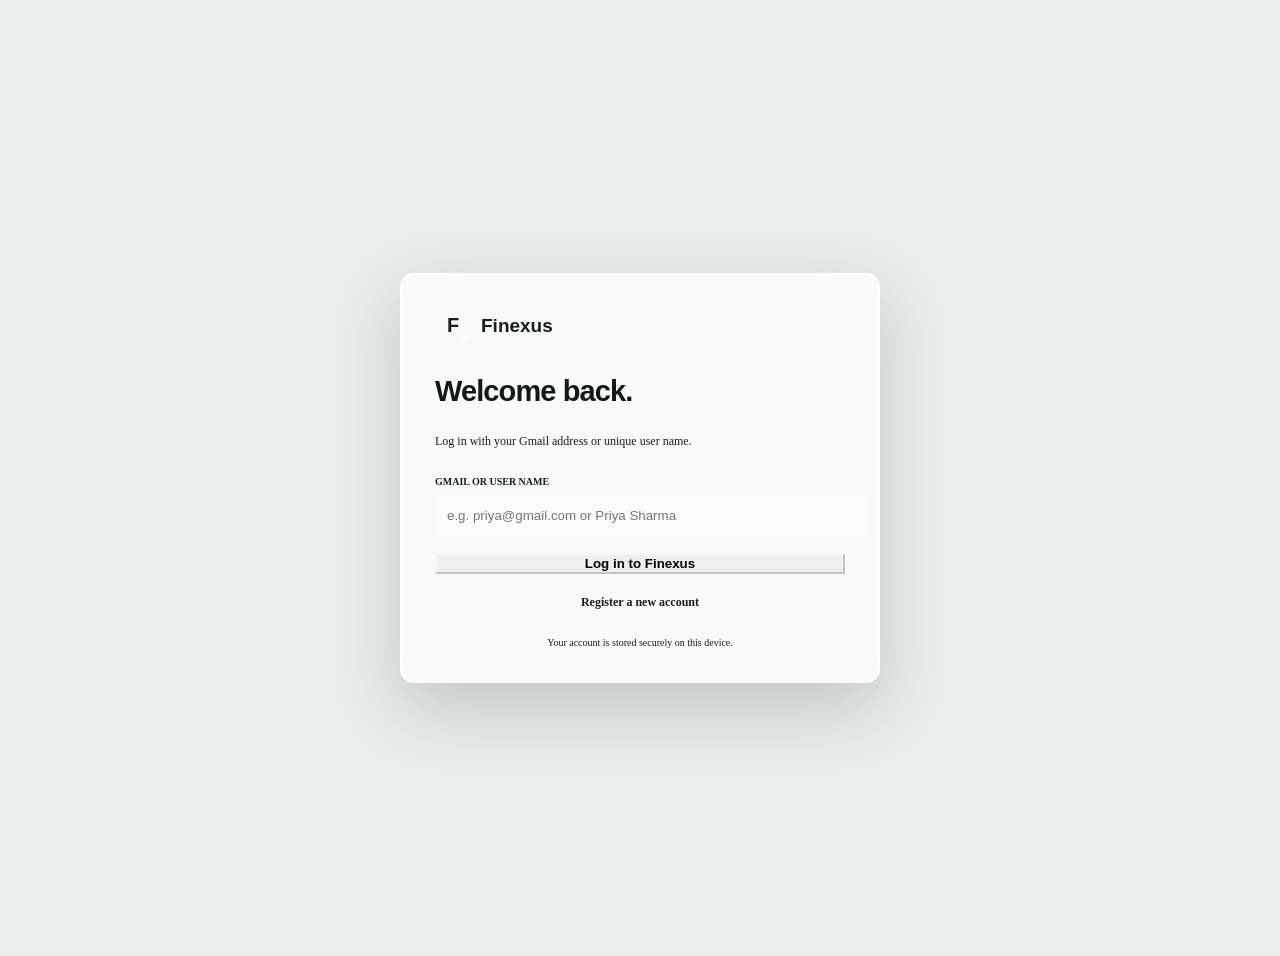
<file: login.html>
<!DOCTYPE html>
<html lang="en">
<head>
  <meta charset="UTF-8">
  <meta name="viewport" content="width=device-width, initial-scale=1.0">
  <meta name="theme-color" content="#18221e">
  <title>Finexus | Log in</title>
  <link rel="stylesheet" href="styles.css">
  <style>
    body { min-height: 100vh; display: grid; place-items: center; padding: 20px; }
    .login-page { width: min(100%, 480px); }
    .login-card { padding: 34px; border: 1px solid rgba(255,255,255,.7); border-radius: 14px; background: rgba(255,255,255,.72); backdrop-filter: blur(18px) saturate(120%); -webkit-backdrop-filter: blur(18px) saturate(120%); box-shadow: 0 24px 70px rgba(24,34,30,.2), inset 0 1px 0 rgba(255,255,255,.7); animation: auth-float 5s ease-in-out infinite; }
    .login-brand { display: flex; align-items: center; gap: 10px; margin-bottom: 31px; }
    .login-brand-mark { display: grid; place-items: center; position: relative; width: 36px; height: 36px; border-radius: 10px; color: var(--lime); background: var(--ink); font-family: 'Space Grotesk', sans-serif; font-size: 20px; font-weight: 700; }
    .login-brand-mark::after { content: '↗'; position: absolute; right: 3px; bottom: 1px; color: #fff; font-family: 'DM Sans', sans-serif; font-size: 9px; }
    .login-brand-name { font-family: 'Space Grotesk', sans-serif; font-size: 19px; font-weight: 700; }
    .login-page h1 { font-family: 'Space Grotesk', sans-serif; font-size: 29px; letter-spacing: -.9px; }
    .login-intro { color: var(--muted); font-size: 12px; line-height: 1.55; margin-top: 8px; }
    .login-form { display: grid; gap: 14px; margin-top: 26px; }
    .login-page label { display: grid; gap: 7px; color: var(--muted); font-size: 10px; font-weight: 700; }
    .login-page input { width: 100%; min-height: 42px; padding: 0 12px; border: 1px solid var(--line); border-radius: 7px; color: var(--ink); background: #fbfcfa; outline: none; }
    .login-page input:focus { border-color: #9cbd48; box-shadow: 0 0 0 3px rgba(201,232,106,.25); }
    .login-page button { width: 100%; margin-top: 3px; }
    .register-button { display: block; width: 100%; margin-top: 10px; padding: 11px 0; border: 1px solid var(--line); border-radius: 7px; color: var(--ink); background: transparent; text-align: center; font-size: 12px; font-weight: 700; text-decoration: none; }
    .register-button:hover { border-color: #9cbd48; background: #f4f8ed; }
    .login-error { display: none; padding: 10px 12px; border-radius: 7px; color: #a94436; background: #fce8e3; font-size: 11px; }
    .login-error.show { display: block; }
    .login-hint { color: var(--muted); text-align: center; font-size: 10px; margin-top: 16px; }
    @keyframes auth-float { 0%, 100% { transform: translateY(0); } 50% { transform: translateY(-7px); } }
  </style>
</head>
<body>
  <main class="login-page"><section class="login-card"><div class="login-brand"><div class="login-brand-mark">F</div><div class="login-brand-name">Finexus</div></div><h1>Welcome back.</h1><p class="login-intro">Log in with your Gmail address or unique user name.</p><form class="login-form" id="loginForm"><label>GMAIL OR USER NAME<input id="loginEmail" type="text" required placeholder="e.g. priya@gmail.com or Priya Sharma"></label><div class="login-error" id="loginError">That Gmail address or user name does not match an account on this device.</div><button class="primary-button" type="submit">Log in to Finexus</button></form><a class="register-button" href="signup.html">Register a new account</a><div class="login-hint">Your account is stored securely on this device.</div></section></main>
  <script>
    const user = JSON.parse(localStorage.getItem('finexusUser') || '{}');
    const users = JSON.parse(localStorage.getItem('finexusUsers') || '[]');
    const accounts = users.length ? users : (user.email ? [user] : []);
    document.getElementById('loginForm').addEventListener('submit', event => { event.preventDefault(); const entered = document.getElementById('loginEmail').value.trim().toLowerCase(); const match = accounts.find(account => String(account.email).trim().toLowerCase() === entered || String(account.name).trim().toLowerCase() === entered); if (!match) { document.getElementById('loginError').classList.add('show'); return; } localStorage.setItem('finexusUser', JSON.stringify(match)); localStorage.setItem('finexusLoggedIn', 'true'); window.location.href = 'index.html'; });
  </script>
</body>
</html>
</file>
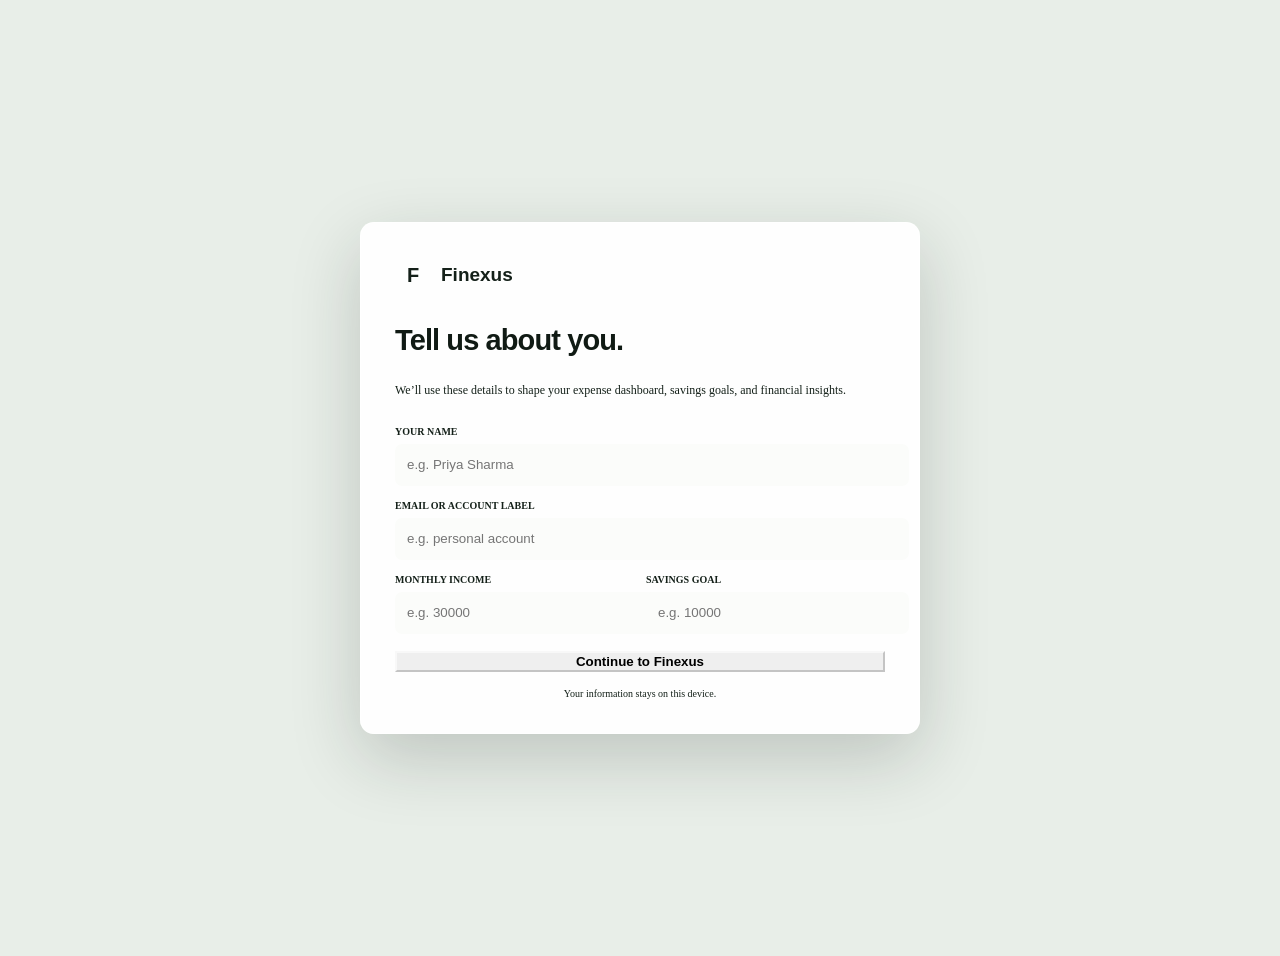
<file: profile.html>
<!DOCTYPE html>
<html lang="en">
<head>
  <meta charset="UTF-8">
  <meta name="viewport" content="width=device-width, initial-scale=1.0">
  <meta name="theme-color" content="#18221e">
  <title>Finexus | Your information</title>
  <link rel="stylesheet" href="styles.css">
  <style>
    body { min-height: 100vh; display: grid; place-items: center; padding: 20px; }
    .profile-page { width: min(100%, 560px); }
    .profile-card { padding: 34px; border: 1px solid rgba(255,255,255,.65); border-radius: 14px; background: rgba(255,255,255,.93); box-shadow: 0 24px 70px rgba(24,34,30,.2); animation: setup-arrive .55s cubic-bezier(.2,.8,.2,1) both; }
    .profile-brand { display: flex; align-items: center; gap: 10px; margin-bottom: 31px; }
    .profile-brand-mark { display: grid; place-items: center; width: 36px; height: 36px; border-radius: 10px; color: var(--lime); background: var(--ink); font-family: 'Space Grotesk', sans-serif; font-size: 20px; font-weight: 700; }
    .profile-brand-name { font-family: 'Space Grotesk', sans-serif; font-size: 19px; font-weight: 700; }
    .profile-page h1 { font-family: 'Space Grotesk', sans-serif; font-size: 29px; letter-spacing: -.9px; }
    .profile-intro { color: var(--muted); font-size: 12px; line-height: 1.55; margin-top: 8px; }
    .profile-page-form { display: grid; gap: 14px; margin-top: 26px; }
    .profile-page-fields { display: grid; grid-template-columns: 1fr 1fr; gap: 12px; }
    .profile-page label { display: grid; gap: 7px; color: var(--muted); font-size: 10px; font-weight: 700; }
    .profile-page input { width: 100%; min-height: 42px; padding: 0 12px; border: 1px solid var(--line); border-radius: 7px; color: var(--ink); background: #fbfcfa; outline: none; }
    .profile-page input:focus { border-color: #9cbd48; box-shadow: 0 0 0 3px rgba(201,232,106,.25); }
    .profile-page button { width: 100%; margin-top: 3px; }
    .profile-hint { color: var(--muted); text-align: center; font-size: 10px; margin-top: 16px; }
    @media (max-width: 560px) { .profile-card { padding: 25px; } .profile-page-fields { grid-template-columns: 1fr; } }
  </style>
</head>
<body>
  <main class="profile-page">
    <section class="profile-card">
      <div class="profile-brand"><div class="profile-brand-mark">F</div><div class="profile-brand-name">Finexus</div></div>
      <h1>Tell us about you.</h1>
      <p class="profile-intro">We’ll use these details to shape your expense dashboard, savings goals, and financial insights.</p>
      <form class="profile-page-form" id="profilePageForm">
        <label>YOUR NAME<input id="userName" type="text" maxlength="40" required placeholder="e.g. Priya Sharma"></label>
        <label>EMAIL OR ACCOUNT LABEL<input id="userEmail" type="text" maxlength="60" required placeholder="e.g. personal account"></label>
        <div class="profile-page-fields"><label>MONTHLY INCOME<input id="userIncome" type="number" min="1" step="1" required placeholder="e.g. 30000"></label><label>SAVINGS GOAL<input id="userGoal" type="number" min="1" step="1" required placeholder="e.g. 10000"></label></div>
        <button class="primary-button" type="submit">Continue to Finexus</button>
      </form>
      <div class="profile-hint">Your information stays on this device.</div>
    </section>
  </main>
  <script>
    const existing = JSON.parse(localStorage.getItem('finexusUser') || '{}');
    if (existing.name) { document.getElementById('userName').value = existing.name; document.getElementById('userEmail').value = existing.email || ''; document.getElementById('userIncome').value = existing.income || ''; document.getElementById('userGoal').value = existing.goal || ''; }
    document.getElementById('profilePageForm').addEventListener('submit', event => { event.preventDefault(); const updatedUser = { name: document.getElementById('userName').value.trim(), email: document.getElementById('userEmail').value.trim(), income: Number(document.getElementById('userIncome').value), goal: Number(document.getElementById('userGoal').value) }; const users = JSON.parse(localStorage.getItem('finexusUsers') || '[]'); const userIndex = users.findIndex(user => user.email === existing.email || user.name === existing.name); if (userIndex >= 0) users[userIndex] = updatedUser; else users.push(updatedUser); localStorage.setItem('finexusUsers', JSON.stringify(users)); localStorage.setItem('finexusUser', JSON.stringify(updatedUser)); localStorage.setItem('finexusLoggedIn', 'true'); window.location.href = 'index.html'; });
  </script>
</body>
</html>
</file>
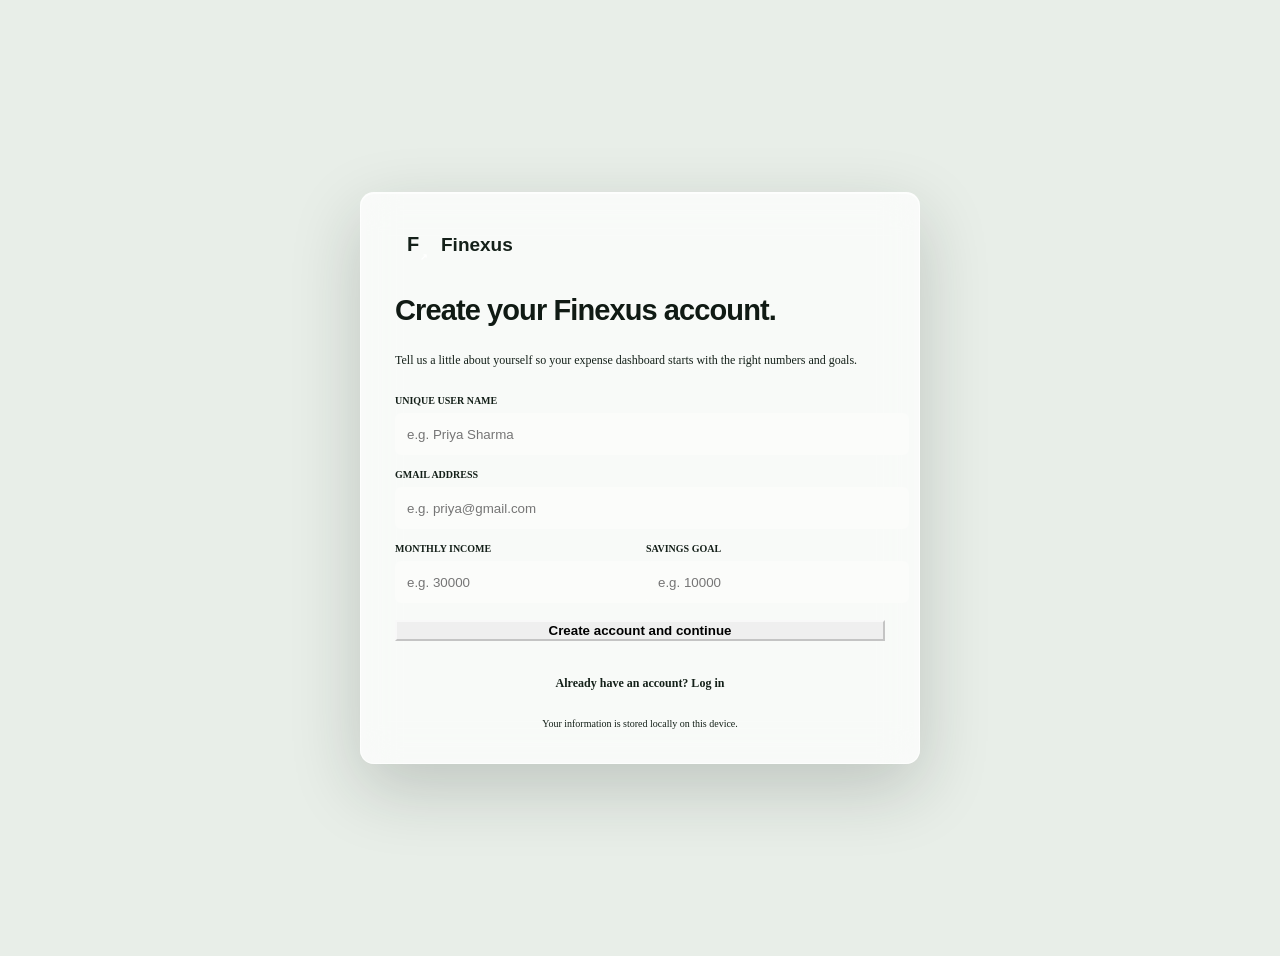
<file: signup.html>
<!DOCTYPE html>
<html lang="en">
<head>
  <meta charset="UTF-8">
  <meta name="viewport" content="width=device-width, initial-scale=1.0">
  <meta name="theme-color" content="#18221e">
  <title>Finexus | Sign up</title>
  <link rel="stylesheet" href="styles.css">
  <style>
    body { min-height: 100vh; display: grid; place-items: center; padding: 20px; }
    .signup-page { width: min(100%, 560px); }
    .signup-card { padding: 34px; border: 1px solid rgba(255,255,255,.7); border-radius: 14px; background: rgba(255,255,255,.72); backdrop-filter: blur(18px) saturate(120%); -webkit-backdrop-filter: blur(18px) saturate(120%); box-shadow: 0 24px 70px rgba(24,34,30,.2), inset 0 1px 0 rgba(255,255,255,.7); animation: auth-float 5s ease-in-out infinite; }
    .signup-brand { display: flex; align-items: center; gap: 10px; margin-bottom: 31px; }
    .signup-brand-mark { display: grid; place-items: center; position: relative; width: 36px; height: 36px; border-radius: 10px; color: var(--lime); background: var(--ink); font-family: 'Space Grotesk', sans-serif; font-size: 20px; font-weight: 700; }
    .signup-brand-mark::after { content: '↗'; position: absolute; right: 3px; bottom: 1px; color: #fff; font-family: 'DM Sans', sans-serif; font-size: 9px; }
    .signup-brand-name { font-family: 'Space Grotesk', sans-serif; font-size: 19px; font-weight: 700; }
    .signup-page h1 { font-family: 'Space Grotesk', sans-serif; font-size: 29px; letter-spacing: -.9px; }
    .signup-intro { color: var(--muted); font-size: 12px; line-height: 1.55; margin-top: 8px; }
    .signup-form { display: grid; gap: 14px; margin-top: 26px; }
    .signup-fields { display: grid; grid-template-columns: 1fr 1fr; gap: 12px; }
    .signup-page label { display: grid; gap: 7px; color: var(--muted); font-size: 10px; font-weight: 700; }
    .signup-page input { width: 100%; min-height: 42px; padding: 0 12px; border: 1px solid var(--line); border-radius: 7px; color: var(--ink); background: #fbfcfa; outline: none; }
    .signup-page input:focus { border-color: #9cbd48; box-shadow: 0 0 0 3px rgba(201,232,106,.25); }
    .signup-error { display: none; padding: 10px 12px; border-radius: 7px; color: #a94436; background: #fce8e3; font-size: 11px; }
    .signup-error.show { display: block; }
    .signup-page button { width: 100%; margin-top: 3px; }
    .login-link { display: block; width: 100%; margin-top: 10px; padding: 11px 0; border: 1px solid var(--line); border-radius: 7px; color: var(--ink); background: transparent; text-align: center; font-size: 12px; font-weight: 700; text-decoration: none; }
    .login-link:hover { border-color: #9cbd48; background: #f4f8ed; }
    .signup-hint { color: var(--muted); text-align: center; font-size: 10px; margin-top: 16px; }
    @keyframes auth-float { 0%, 100% { transform: translateY(0); } 50% { transform: translateY(-7px); } }
    @media (max-width: 560px) { .signup-card { padding: 25px; } .signup-fields { grid-template-columns: 1fr; } }
  </style>
</head>
<body>
  <main class="signup-page">
    <section class="signup-card">
      <div class="signup-brand"><div class="signup-brand-mark">F</div><div class="signup-brand-name">Finexus</div></div>
      <h1>Create your Finexus account.</h1>
      <p class="signup-intro">Tell us a little about yourself so your expense dashboard starts with the right numbers and goals.</p>
      <form class="signup-form" id="signupForm">
        <label>UNIQUE USER NAME<input id="signupName" type="text" maxlength="40" required placeholder="e.g. Priya Sharma"></label>
        <label>GMAIL ADDRESS<input id="signupEmail" type="email" maxlength="60" required placeholder="e.g. priya@gmail.com"></label>
        <div class="signup-fields"><label>MONTHLY INCOME<input id="signupIncome" type="number" min="1" step="1" required placeholder="e.g. 30000"></label><label>SAVINGS GOAL<input id="signupGoal" type="number" min="1" step="1" required placeholder="e.g. 10000"></label></div>
        <div class="signup-error" id="signupError"></div>
        <button class="primary-button" type="submit">Create account and continue</button>
        <a class="login-link" href="login.html">Already have an account? Log in</a>
      </form>
      <div class="signup-hint">Your information is stored locally on this device.</div>
    </section>
  </main>
  <script>
    document.getElementById('signupForm').addEventListener('submit', event => { event.preventDefault(); const name = document.getElementById('signupName').value.trim(); const email = document.getElementById('signupEmail').value.trim().toLowerCase(); const error = document.getElementById('signupError'); const users = JSON.parse(localStorage.getItem('finexusUsers') || '[]'); if (!email.endsWith('@gmail.com')) { error.textContent = 'Please use a valid Gmail address ending in @gmail.com.'; error.classList.add('show'); return; } if (users.some(user => user.name.toLowerCase() === name.toLowerCase())) { error.textContent = 'That user name is already taken. Choose a unique name.'; error.classList.add('show'); return; } if (users.some(user => user.email.toLowerCase() === email)) { error.textContent = 'That Gmail address is already registered on this device.'; error.classList.add('show'); return; } const newUser = { name, email, income: Number(document.getElementById('signupIncome').value), goal: Number(document.getElementById('signupGoal').value) }; users.push(newUser); localStorage.setItem('finexusUsers', JSON.stringify(users)); localStorage.setItem('finexusUser', JSON.stringify(newUser)); localStorage.setItem('finexusLoggedIn', 'true'); window.location.href = 'index.html'; });
  </script>
</body>
</html>
</file>
<file: styles.css>
/* Finexus motion layer */
.splash-screen {
  position: fixed;
  inset: 0;
  z-index: 20;
  display: grid;
  place-items: center;
  background: #18221e;
  color: #ffffff;
  transition: opacity .55s ease, visibility .55s ease;
}
body {
  background-color: #e8eee8;
  background-image: url('https://images.unsplash.com/photo-1554224155-8d04cb21cd6c?auto=format&fit=crop&w=2200&q=85') !important;
  background-size: cover;
  background-position: center 35%;
  background-attachment: fixed;
  scrollbar-width: none;
  -ms-overflow-style: none;
}
body::-webkit-scrollbar { display: none; }
.splash-screen.is-hidden {
  opacity: 0;
  visibility: hidden;
  pointer-events: none;
}
.setup-screen {
  position: fixed;
  inset: 0;
  z-index: 15;
  display: grid;
  place-items: center;
  padding: 20px;
  background: rgba(24,34,30,.42);
  backdrop-filter: blur(9px);
  -webkit-backdrop-filter: blur(9px);
}
.setup-screen.is-hidden { display: none; }
.setup-card {
  width: min(100%, 490px);
  padding: 30px;
  border: 1px solid rgba(255,255,255,.65);
  border-radius: 14px;
  background: rgba(255,255,255,.92);
  box-shadow: 0 24px 70px rgba(24,34,30,.2);
  animation: setup-arrive .55s cubic-bezier(.2,.8,.2,1) both;
}
.setup-mark { display: grid; place-items: center; width: 42px; height: 42px; margin-bottom: 21px; border-radius: 12px; color: var(--lime); background: var(--ink); font-family: 'Space Grotesk', sans-serif; font-size: 24px; font-weight: 700; }
.setup-title { font-family: 'Space Grotesk', sans-serif; font-size: 25px; letter-spacing: -.8px; }
.setup-copy { color: var(--muted); font-size: 12px; line-height: 1.55; margin-top: 7px; }
.setup-form { display: grid; gap: 13px; margin-top: 24px; }
.setup-fields { display: grid; grid-template-columns: 1fr 1fr; gap: 12px; }
.setup-field { display: grid; gap: 7px; color: var(--muted); font-size: 10px; font-weight: 700; }
.setup-field input { width: 100%; min-height: 41px; padding: 0 11px; border: 1px solid var(--line); border-radius: 7px; color: var(--ink); background: #fbfcfa; outline: none; }
.setup-field input:focus { border-color: #9cbd48; box-shadow: 0 0 0 3px rgba(201,232,106,.25); }
.setup-submit { width: 100%; margin-top: 4px; }
@keyframes setup-arrive { from { opacity: 0; transform: translateY(12px) scale(.98); } to { opacity: 1; transform: translateY(0) scale(1); } }
@media (max-width: 560px) { .setup-fields { grid-template-columns: 1fr; } .setup-card { padding: 24px; } }
.splash-content {
  display: grid;
  justify-items: center;
  gap: 18px;
  animation: splash-arrive .8s cubic-bezier(.2,.8,.2,1) both;
}
.splash-mark {
  width: 72px;
  height: 72px;
  position: relative;
  overflow: hidden;
  border-radius: 21px;
  background: #ffffff;
  box-shadow: 0 0 0 10px rgba(201,232,106,.12), 0 18px 45px rgba(0,0,0,.22);
}
.splash-mark::before { content: 'F'; position: absolute; z-index: 1; left: 15px; top: 6px; color: #18221e; font-family: 'Space Grotesk', sans-serif; font-size: 42px; font-weight: 700; }
.splash-mark::after { content: '↗'; position: absolute; right: 9px; bottom: 7px; color: #18221e; font-size: 17px; font-weight: 700; }
.splash-name {
  font-family: 'Space Grotesk', sans-serif;
  font-size: 34px;
  font-weight: 700;
  letter-spacing: -1.5px;
}

.app-shell {
  animation: page-arrive .7s .12s ease-out both;
}
.sidebar {
  position: sticky;
  top: 0;
  height: 100vh;
  overflow: hidden;
}
.main {
  background: rgba(246, 247, 242, .91);
  backdrop-filter: blur(2px);
}
.card:not(.balance-card) {
  position: relative;
  overflow: hidden;
  background: rgba(255, 255, 255, .78) !important;
  backdrop-filter: blur(14px) saturate(115%);
  -webkit-backdrop-filter: blur(14px) saturate(115%);
}
.card:not(.balance-card)::before {
  content: '';
  position: absolute;
  inset: 0;
  z-index: 0;
  width: 38%;
  background: linear-gradient(105deg, transparent, rgba(255,255,255,.38), transparent);
  transform: translateX(-180%) skewX(-16deg);
  animation: glass-sweep 8s 1.8s ease-in-out infinite;
  pointer-events: none;
}
.card:not(.balance-card) > * {
  position: relative;
  z-index: 1;
}
.main > * {
  animation: content-rise .65s ease-out both;
}
.main > *:nth-child(2) { animation-delay: .07s; }
.main > *:nth-child(3) { animation-delay: .14s; }
.main > *:nth-child(4) { animation-delay: .21s; }
.app-view:not(.hidden) { animation: workspace-view-in .45s ease-out both; }
.workspace-user { cursor: pointer; transition: transform .2s ease, background .2s ease, box-shadow .2s ease; }
.workspace-user:hover { transform: translateY(-2px); background: rgba(255,255,255,.74); box-shadow: 0 8px 20px rgba(30,47,37,.08); }
.mini-profile { cursor: pointer; transition: transform .2s ease; }
.mini-profile:hover { transform: translateY(-2px); }
.card {
  transition: transform .22s ease, box-shadow .22s ease, border-color .22s ease;
}
.card:hover {
  transform: translateY(-2px);
  border-color: #d5ddd2;
  box-shadow: 0 22px 55px rgba(30, 47, 37, .1);
}
.amount-increase, .amount-decrease {
  animation: amount-pulse .65s ease-out both;
}
.amount-increase { color: #c65b48 !important; }
.amount-decrease { color: #4d8c32 !important; }
.toast.show {
  animation: toast-pop 2.5s cubic-bezier(.2,.8,.2,1) both;
}
body.mode-desktop .app-shell {
  width: 100%;
  max-width: none;
  margin: 0;
}
body.mode-desktop .main {
  /* The main area is a flex item beside the sidebar. A viewport-width value
     makes the combined layout wider than the screen. */
  width: auto;
  max-width: none;
  margin: 0;
}
body.mode-desktop .sidebar {
  width: 260px;
  padding: 30px 22px;
}
body.mode-desktop .main {
  padding-left: clamp(34px, 5vw, 78px);
  padding-right: clamp(34px, 5vw, 78px);
}
body.mode-desktop .overview-grid,
body.mode-desktop .content-grid {
  gap: 18px;
}
body.mode-desktop .overview-grid {
  grid-template-columns: minmax(360px, 1.25fr) repeat(2, minmax(230px, .82fr));
}
body.mode-desktop .content-grid {
  grid-template-columns: minmax(0, 1.6fr) minmax(330px, .9fr);
}
body.mode-desktop .panel,
body.mode-desktop .transactions-card {
  padding: 26px 28px;
}
body.mode-desktop .chart-wrap {
  height: 232px;
}
body.mode-desktop h1 {
  font-size: clamp(32px, 2.5vw, 42px);
}
body.mode-desktop .sidebar .nav {
  gap: 8px;
}
.desktop-summary {
  display: grid;
  grid-template-columns: repeat(3, minmax(0, 1fr));
  gap: 18px;
  margin: 0 0 18px;
}
.desktop-summary .card { padding: 20px 22px; }
.summary-label { color: #77817b; font-size: 12px; }
.summary-value { margin-top: 12px; font-family: 'Space Grotesk', sans-serif; font-size: 25px; }
.summary-note { color: #77817b; font-size: 11px; margin-top: 6px; }
.summary-note strong { color: #4d8c32; }
/* Both display modes expose the same data; mobile only stacks the cards. */
body.mode-mobile .desktop-summary { grid-template-columns: 1fr; }
.profile-form {
  display: grid;
  grid-template-columns: 1fr 1fr;
  gap: 12px;
  margin-bottom: 18px;
}
.profile-field {
  display: grid;
  gap: 7px;
  color: #77817b;
  font-size: 11px;
  font-weight: 700;
}
.profile-field input {
  width: 100%;
  min-height: 40px;
  padding: 0 11px;
  border: 1px solid #e4e8e1;
  border-radius: 7px;
  color: #18221e;
  background: #fbfcfa;
  outline: none;
}
.profile-field input:focus {
  border-color: #9cbd48;
  box-shadow: 0 0 0 3px rgba(201,232,106,.25);
}

@keyframes splash-arrive {
  from { opacity: 0; transform: translateY(14px) scale(.96); }
  to { opacity: 1; transform: translateY(0) scale(1); }
}
@keyframes page-arrive {
  from { opacity: 0; }
  to { opacity: 1; }
}
@keyframes content-rise {
  from { opacity: 0; transform: translateY(10px); }
  to { opacity: 1; transform: translateY(0); }
}
@keyframes workspace-view-in {
  from { opacity: 0; transform: translateY(8px); }
  to { opacity: 1; transform: translateY(0); }
}
@keyframes glass-sweep {
  0%, 48% { transform: translateX(-180%) skewX(-16deg); }
  68%, 100% { transform: translateX(420%) skewX(-16deg); }
}
@keyframes toast-pop {
  0% { opacity: 0; transform: translateY(18px) scale(.94); }
  12% { opacity: 1; transform: translateY(-5px) scale(1.02); }
  22% { transform: translateY(0) scale(1); }
  82% { opacity: 1; transform: translateY(0) scale(1); }
  100% { opacity: 0; transform: translateY(8px) scale(.98); }
}
@keyframes amount-pulse {
  0% { transform: scale(1); }
  35% { transform: scale(1.09); }
  100% { transform: scale(1); }
}
@media (prefers-reduced-motion: reduce) {
  *, *::before, *::after {
    animation-duration: .01ms !important;
    animation-iteration-count: 1 !important;
    transition-duration: .01ms !important;
  }
}
@media (max-width: 680px) {
  body.mode-desktop .main {
    max-width: none;
    margin: 0;
    padding: 25px 15px 35px;
  }
  body.mode-desktop .sidebar {
    width: 70px;
    padding: 25px 10px;
  }
  body.mode-desktop .overview-grid { grid-template-columns: 1fr 1fr; }
  body.mode-desktop .content-grid { grid-template-columns: 1fr; }
  body.mode-desktop .panel,
  body.mode-desktop .transactions-card { padding: 22px 17px; }
  body.mode-desktop .chart-wrap { height: 208px; }
  body.mode-desktop h1 { font-size: clamp(26px, 3vw, 36px); }
}
@media (max-width: 980px) {
  .desktop-summary { grid-template-columns: 1fr; }
  body.mode-desktop .main { max-width: none; margin: 0; }
  .profile-form { grid-template-columns: 1fr; }
}

/* Shared glass treatment for both Desktop and Mobile modes. */
.sidebar,
.main,
.mobile-header {
  background-color: rgba(238, 244, 235, .72) !important;
  background-image: linear-gradient(135deg, rgba(255,255,255,.46), rgba(223,243,220,.12), rgba(255,255,255,.3)) !important;
  background-size: 180% 180%;
  backdrop-filter: blur(18px) saturate(125%);
  -webkit-backdrop-filter: blur(18px) saturate(125%);
  animation: glass-ambient 12s ease-in-out infinite;
}
.card,
.modal,
.toast,
.workspace-user,
.view-toggle,
.month-select,
.primary-button,
.mobile-menu-button {
  border-color: rgba(255, 255, 255, .62) !important;
  backdrop-filter: blur(16px) saturate(125%);
  -webkit-backdrop-filter: blur(16px) saturate(125%);
}
.modal {
  background: rgba(255, 255, 255, .72) !important;
  animation: glass-panel-in .35s ease-out both;
}
.toast {
  background: rgba(24, 34, 30, .84) !important;
}
.balance-card {
  background: linear-gradient(135deg, rgba(24,34,30,.92), rgba(53,76,57,.76)) !important;
  border-color: rgba(201, 232, 106, .34) !important;
  box-shadow: 0 18px 48px rgba(18, 33, 23, .3), inset 0 1px 0 rgba(255,255,255,.16);
  backdrop-filter: blur(16px) saturate(125%);
  -webkit-backdrop-filter: blur(16px) saturate(125%);
  animation: glass-ambient 8s ease-in-out infinite;
}
.nav-item:hover,
.nav-item.active,
.mode-button.active {
  box-shadow: inset 0 1px 0 rgba(255,255,255,.72), 0 8px 20px rgba(30,47,37,.09);
}
.nav-item,
.mode-button,
.mobile-menu-button,
.primary-button,
.text-button {
  transition: transform .2s ease, background-color .2s ease, box-shadow .2s ease, color .2s ease;
}
.nav-item:hover,
.mode-button:hover,
.mobile-menu-button:hover {
  transform: translateY(-1px);
}
.nav-item:active,
.mode-button:active,
.mobile-menu-button:active {
  transform: translateY(1px) scale(.98);
}
body.mode-mobile.mobile-menu-open .sidebar {
  animation: mobile-menu-reveal .26s cubic-bezier(.2, .8, .2, 1) both;
}
@keyframes glass-ambient {
  0%, 100% { background-position: 0% 50%; }
  50% { background-position: 100% 50%; }
}
@keyframes glass-panel-in {
  from { opacity: 0; transform: translateY(10px) scale(.98); }
  to { opacity: 1; transform: translateY(0) scale(1); }
}
@keyframes mobile-menu-reveal {
  from { opacity: 0; transform: translateX(-50%) translateY(-8px) scale(.98); }
  to { opacity: 1; transform: translateX(-50%) translateY(0) scale(1); }
}

/* Higher-contrast typography for the translucent interface. */
body {
  color: #142019;
  font-weight: 500;
  text-rendering: optimizeLegibility;
}
h1, h2, h3,
.brand-name,
.mobile-brand,
.summary-value,
.metric-number,
.balance-amount,
.goal-amount,
.loan-stat-value,
.transaction-name,
.profile-name,
.workspace-user-name {
  color: #101a14;
  font-weight: 700;
}
.eyebrow,
.panel-subtitle,
.setting-copy,
.setting-title,
.summary-label,
.summary-note,
.transaction-date,
.transaction-category,
.profile-email,
.workspace-user-label,
label {
  color: #435348;
  font-weight: 600;
}
.nav-item,
.mode-button,
.primary-button,
.text-button,
.month-select,
.mobile-menu-button {
  font-weight: 700;
}
.balance-card,
.balance-card .balance-label,
.balance-card .balance-amount,
.balance-card .balance-meta,
.toast {
  color: #fff;
}

/* Horizontally scrollable external resources in the Overview workspace. */
.resource-section { margin: 18px 0; }
.resource-heading { display: flex; align-items: end; justify-content: space-between; gap: 16px; margin: 0 2px 10px; }
.resource-heading h2 { font-size: 16px; }
.resource-heading p { margin-top: 4px; color: #435348; font-size: 11px; font-weight: 600; }
.resource-heading > span { color: #5a7460; font-size: 10px; font-weight: 700; white-space: nowrap; }
.resource-track { display: flex; gap: 14px; overflow-x: auto; padding: 4px 2px 14px; scroll-snap-type: x mandatory; scrollbar-color: #a9c99c transparent; scrollbar-width: thin; }
.resource-track::-webkit-scrollbar { height: 7px; }
.resource-track::-webkit-scrollbar-thumb { border-radius: 99px; background: #a9c99c; }
.resource-card { display: flex; flex: 0 0 min(285px, 78vw); flex-direction: column; min-height: 178px; padding: 18px; color: #142019; scroll-snap-align: start; text-decoration: none; }
.resource-card:hover { color: #142019; transform: translateY(-4px) scale(1.01); }
.resource-icon { display: grid; place-items: center; width: 32px; height: 32px; margin-bottom: 14px; border-radius: 9px; color: #385b27; background: rgba(201,232,106,.55); font-weight: 800; }
.resource-source { color: #54705b; font-size: 10px; font-weight: 700; }
.resource-card strong { margin-top: 5px; font-size: 15px; }
.resource-card small { margin-top: 7px; color: #435348; font-size: 11px; font-weight: 600; line-height: 1.45; }
.resource-card em { margin-top: auto; color: #557f2a; font-size: 11px; font-style: normal; font-weight: 800; }
body.mode-mobile .resource-section { margin: 15px 0; }
body.mode-mobile .resource-track { gap: 11px; padding-bottom: 12px; }
body.mode-mobile .resource-card { flex-basis: min(270px, 82vw); min-height: 168px; }
</file>
